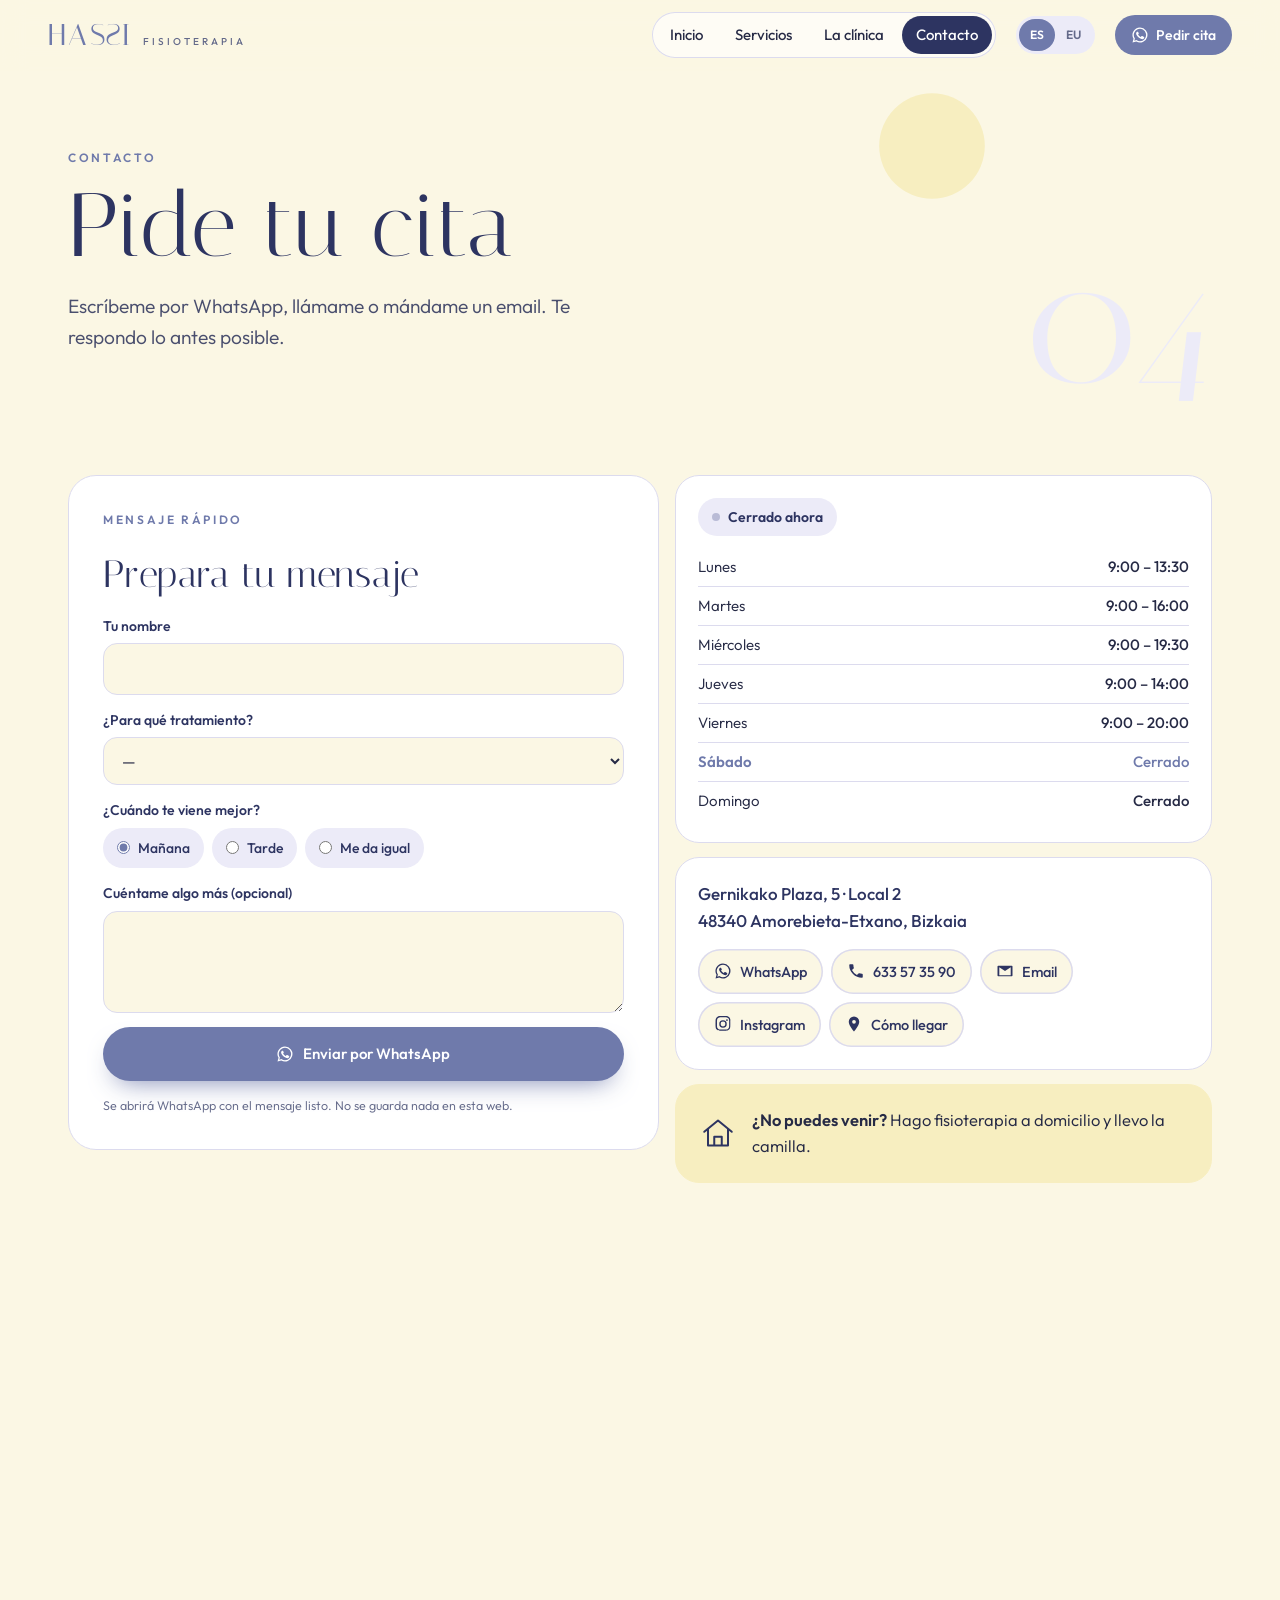
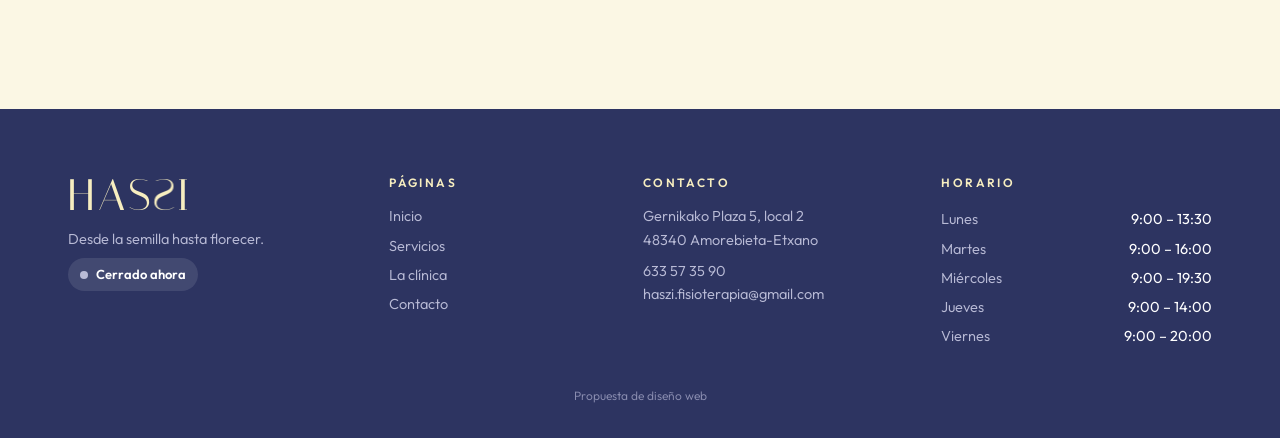
<file: contacto.html>
<!doctype html>
<html lang="es">
<head>
<meta charset="utf-8">
<meta name="viewport" content="width=device-width,initial-scale=1">
<title>Contacto · Haszi Fisioterapia</title>
<meta name="description" content="Pide cita en Haszi Fisioterapia, Gernikako Plaza 5, Amorebieta-Etxano. WhatsApp 633 57 35 90.">
<meta name="theme-color" content="#fbf7e4">
<link rel="preconnect" href="https://fonts.googleapis.com"><link rel="preconnect" href="https://fonts.gstatic.com" crossorigin>
<link href="https://fonts.googleapis.com/css2?family=Italiana&family=Outfit:wght@300..700&display=swap" rel="stylesheet">
<link rel="stylesheet" href="styles.css?v=1793372121">
<script>(function(){var l='es';try{var q=new URLSearchParams(location.search).get('lang');var s=localStorage.getItem('hz-lang');l=q||s||'es';}catch(e){}if(l==='eu')document.documentElement.classList.add('eu');document.documentElement.lang=l;})();</script>
</head>
<body><header class="top">
 <a class="brand" href="index.html?v=1793372121" aria-label="Haszi Fisioterapia">HA<span class="mk" aria-hidden="true"><i>S</i><i>S</i></span>I<small>Fisioterapia</small></a>
 <nav class="nav"><a href="index.html?v=1793372121"><span data-l="es">Inicio</span><span data-l="eu">Hasiera</span></a><a href="servicios.html?v=1793372121"><span data-l="es">Servicios</span><span data-l="eu">Zerbitzuak</span></a><a href="clinica.html?v=1793372121"><span data-l="es">La clínica</span><span data-l="eu">Klinika</span></a><a href="contacto.html?v=1793372121" class=on aria-current=page><span data-l="es">Contacto</span><span data-l="eu">Kontaktua</span></a></nav>
 <div class="lang" role="group" aria-label="Idioma / Hizkuntza"><button data-set="es">ES</button><button data-set="eu">EU</button></div>
 <a class="hcta" href="https://wa.me/34633573590" target="_blank" rel="noopener"><svg viewBox="0 0 24 24"><path d="M12 2a10 10 0 0 0-8.6 15.1L2 22l5-1.3A10 10 0 1 0 12 2zm0 18.2c-1.5 0-3-.4-4.3-1.2l-.3-.2-3 .8.8-2.9-.2-.3A8.2 8.2 0 1 1 12 20.2zm4.5-6.1c-.2-.1-1.5-.7-1.7-.8-.2-.1-.4-.1-.6.1l-.8 1c-.1.2-.3.2-.5.1a6.7 6.7 0 0 1-3.3-2.9c-.3-.4.2-.4.7-1.4.1-.2 0-.3 0-.4l-.8-1.8c-.2-.5-.4-.4-.6-.4h-.5a1 1 0 0 0-.7.3c-.2.3-.9.9-.9 2.2s1 2.6 1.1 2.7c.1.2 1.9 2.9 4.6 4 1.7.7 2.4.8 3.2.7.5-.1 1.5-.6 1.8-1.2.2-.6.2-1.1.1-1.2l-.5-.3z"/></svg><span data-l="es">Pedir cita</span><span data-l="eu">Hitzordua</span></a>
 <button class="burger" aria-label="Menú" aria-expanded="false"><i></i><i></i></button>
</header>
<div class="mmenu" aria-hidden="true"><nav><a href="index.html?v=1793372121"><small>01</small><span data-l="es">Inicio</span><span data-l="eu">Hasiera</span></a><a href="servicios.html?v=1793372121"><small>02</small><span data-l="es">Servicios</span><span data-l="eu">Zerbitzuak</span></a><a href="clinica.html?v=1793372121"><small>03</small><span data-l="es">La clínica</span><span data-l="eu">Klinika</span></a><a href="contacto.html?v=1793372121" class=on><small>04</small><span data-l="es">Contacto</span><span data-l="eu">Kontaktua</span></a></nav><div class="mfoot"><a href="https://wa.me/34633573590" target="_blank" rel="noopener"><svg viewBox="0 0 24 24"><path d="M12 2a10 10 0 0 0-8.6 15.1L2 22l5-1.3A10 10 0 1 0 12 2zm0 18.2c-1.5 0-3-.4-4.3-1.2l-.3-.2-3 .8.8-2.9-.2-.3A8.2 8.2 0 1 1 12 20.2zm4.5-6.1c-.2-.1-1.5-.7-1.7-.8-.2-.1-.4-.1-.6.1l-.8 1c-.1.2-.3.2-.5.1a6.7 6.7 0 0 1-3.3-2.9c-.3-.4.2-.4.7-1.4.1-.2 0-.3 0-.4l-.8-1.8c-.2-.5-.4-.4-.6-.4h-.5a1 1 0 0 0-.7.3c-.2.3-.9.9-.9 2.2s1 2.6 1.1 2.7c.1.2 1.9 2.9 4.6 4 1.7.7 2.4.8 3.2.7.5-.1 1.5-.6 1.8-1.2.2-.6.2-1.1.1-1.2l-.5-.3z"/></svg>WhatsApp</a><a href="tel:+34633573590"><svg viewBox="0 0 24 24"><path d="M6.6 10.8a15.1 15.1 0 0 0 6.6 6.6l2.2-2.2c.3-.3.7-.4 1-.2 1.1.4 2.3.6 3.6.6.6 0 1 .4 1 1V20c0 .6-.4 1-1 1A17 17 0 0 1 3 4c0-.6.4-1 1-1h3.5c.6 0 1 .4 1 1 0 1.3.2 2.5.6 3.6.1.3 0 .7-.2 1l-2.3 2.2z"/></svg>633 57 35 90</a></div></div>
<main class="page"><section class="banner">
 <span class="bnum">04</span>
 <div class="bw"><p class="kick"><span data-l="es">Contacto</span><span data-l="eu">Kontaktua</span></p><h1><span data-l="es">Pide tu cita</span><span data-l="eu">Eskatu hitzordua</span></h1><p class="lead"><span data-l="es">Escríbeme por WhatsApp, llámame o mándame un email. Te respondo lo antes posible.</span><span data-l="eu">Idatzi WhatsApp bidez, deitu edo bidali email bat. Ahalik eta lasterren erantzungo dizut.</span></p></div>
 <svg class="bseed" viewBox="0 0 200 200" aria-hidden="true"><circle cx="100" cy="100" r="96"/></svg>
</section>
<section class="sec cgrid">
 <form class="wform rv" autocomplete="off">
  <p class="kick"><span data-l="es">Mensaje rápido</span><span data-l="eu">Mezu azkarra</span></p>
  <h2><span data-l="es">Prepara tu mensaje</span><span data-l="eu">Prestatu zure mezua</span></h2>
  <label><span data-l="es">Tu nombre</span><span data-l="eu">Zure izena</span><input name="n" maxlength="40"></label>
  <label><span data-l="es">¿Para qué tratamiento?</span><span data-l="eu">Zein tratamendutarako?</span><select name="s"><option value="">—</option><option value="0" data-es="Suelo pélvico" data-eu="Zoru pelbikoa">Suelo pélvico · Zoru pelbikoa</option><option value="1" data-es="Embarazo y posparto" data-eu="Haurdunaldia eta erditze ondoa">Embarazo y posparto · Haurdunaldia eta erditze ondoa</option><option value="2" data-es="Fisioterapia neurológica" data-eu="Fisioterapia neurologikoa">Fisioterapia neurológica · Fisioterapia neurologikoa</option><option value="3" data-es="Drenaje linfático" data-eu="Drenaje linfatikoa">Drenaje linfático · Drenaje linfatikoa</option><option value="4" data-es="Fisioterapia deportiva" data-eu="Kirol fisioterapia">Fisioterapia deportiva · Kirol fisioterapia</option><option value="5" data-es="Fisioterapia manual" data-eu="Esku-fisioterapia">Fisioterapia manual · Esku-fisioterapia</option><option value="6" data-es="Fisioterapia traumatológica" data-eu="Fisioterapia traumatologikoa">Fisioterapia traumatológica · Fisioterapia traumatologikoa</option><option value="7" data-es="Fisioterapia a domicilio" data-eu="Etxez etxeko fisioterapia">Fisioterapia a domicilio · Etxez etxeko fisioterapia</option></select></label>
  <fieldset><legend><span data-l="es">¿Cuándo te viene mejor?</span><span data-l="eu">Noiz datorkizu hobeto?</span></legend>
   <label class="rd"><input type="radio" name="t" value="m" checked><span data-l="es">Mañana</span><span data-l="eu">Goizean</span></label>
   <label class="rd"><input type="radio" name="t" value="a"><span data-l="es">Tarde</span><span data-l="eu">Arratsaldean</span></label>
   <label class="rd"><input type="radio" name="t" value="x"><span data-l="es">Me da igual</span><span data-l="eu">Berdin zait</span></label>
  </fieldset>
  <label><span data-l="es">Cuéntame algo más (opcional)</span><span data-l="eu">Kontatu zerbait gehiago (aukerakoa)</span><textarea name="m" rows="3" maxlength="300"></textarea></label>
  <button class="btn wa" type="submit"><svg viewBox="0 0 24 24"><path d="M12 2a10 10 0 0 0-8.6 15.1L2 22l5-1.3A10 10 0 1 0 12 2zm0 18.2c-1.5 0-3-.4-4.3-1.2l-.3-.2-3 .8.8-2.9-.2-.3A8.2 8.2 0 1 1 12 20.2zm4.5-6.1c-.2-.1-1.5-.7-1.7-.8-.2-.1-.4-.1-.6.1l-.8 1c-.1.2-.3.2-.5.1a6.7 6.7 0 0 1-3.3-2.9c-.3-.4.2-.4.7-1.4.1-.2 0-.3 0-.4l-.8-1.8c-.2-.5-.4-.4-.6-.4h-.5a1 1 0 0 0-.7.3c-.2.3-.9.9-.9 2.2s1 2.6 1.1 2.7c.1.2 1.9 2.9 4.6 4 1.7.7 2.4.8 3.2.7.5-.1 1.5-.6 1.8-1.2.2-.6.2-1.1.1-1.2l-.5-.3z"/></svg><span data-l="es">Enviar por WhatsApp</span><span data-l="eu">WhatsApp bidez bidali</span></button>
  <p class="fnote"><span data-l="es">Se abrirá WhatsApp con el mensaje listo. No se guarda nada en esta web.</span><span data-l="eu">WhatsApp irekiko da, mezua prest duela. Web honetan ez da ezer gordetzen.</span></p>
 </form>
 <div class="cinfo">
  <div class="card rv"><span class="open big" data-open></span>
   <ul class="hours"><li data-d="1"><span><span data-l="es">Lunes</span><span data-l="eu">Astelehena</span></span><b>9:00 – 13:30</b></li><li data-d="2"><span><span data-l="es">Martes</span><span data-l="eu">Asteartea</span></span><b>9:00 – 16:00</b></li><li data-d="3"><span><span data-l="es">Miércoles</span><span data-l="eu">Asteazkena</span></span><b>9:00 – 19:30</b></li><li data-d="4"><span><span data-l="es">Jueves</span><span data-l="eu">Osteguna</span></span><b>9:00 – 14:00</b></li><li data-d="5"><span><span data-l="es">Viernes</span><span data-l="eu">Ostirala</span></span><b>9:00 – 20:00</b></li><li data-d="6"><span><span data-l="es">Sábado</span><span data-l="eu">Larunbata</span></span><b><span data-l="es">Cerrado</span><span data-l="eu">Itxita</span></b></li><li data-d="0"><span><span data-l="es">Domingo</span><span data-l="eu">Igandea</span></span><b><span data-l="es">Cerrado</span><span data-l="eu">Itxita</span></b></li></ul></div>
  <div class="card rv">
   <address>Gernikako Plaza, 5 · <span data-l="es">Local 2</span><span data-l="eu">2. lokala</span><br>48340 Amorebieta-Etxano, Bizkaia</address>
   <div class="links">
    <a class="ln wa" href="https://wa.me/34633573590" target="_blank" rel="noopener"><svg viewBox="0 0 24 24"><path d="M12 2a10 10 0 0 0-8.6 15.1L2 22l5-1.3A10 10 0 1 0 12 2zm0 18.2c-1.5 0-3-.4-4.3-1.2l-.3-.2-3 .8.8-2.9-.2-.3A8.2 8.2 0 1 1 12 20.2zm4.5-6.1c-.2-.1-1.5-.7-1.7-.8-.2-.1-.4-.1-.6.1l-.8 1c-.1.2-.3.2-.5.1a6.7 6.7 0 0 1-3.3-2.9c-.3-.4.2-.4.7-1.4.1-.2 0-.3 0-.4l-.8-1.8c-.2-.5-.4-.4-.6-.4h-.5a1 1 0 0 0-.7.3c-.2.3-.9.9-.9 2.2s1 2.6 1.1 2.7c.1.2 1.9 2.9 4.6 4 1.7.7 2.4.8 3.2.7.5-.1 1.5-.6 1.8-1.2.2-.6.2-1.1.1-1.2l-.5-.3z"/></svg>WhatsApp</a>
    <a class="ln tel" href="tel:+34633573590"><svg viewBox="0 0 24 24"><path d="M6.6 10.8a15.1 15.1 0 0 0 6.6 6.6l2.2-2.2c.3-.3.7-.4 1-.2 1.1.4 2.3.6 3.6.6.6 0 1 .4 1 1V20c0 .6-.4 1-1 1A17 17 0 0 1 3 4c0-.6.4-1 1-1h3.5c.6 0 1 .4 1 1 0 1.3.2 2.5.6 3.6.1.3 0 .7-.2 1l-2.3 2.2z"/></svg>633 57 35 90</a>
    <a class="ln mail" href="mailto:haszi.fisioterapia@gmail.com"><svg viewBox="0 0 24 24"><path d="M3 5h18a1 1 0 0 1 1 1v12a1 1 0 0 1-1 1H3a1 1 0 0 1-1-1V6a1 1 0 0 1 1-1zm9 7.1L4.4 7v10.5h15.2V7L12 12.1z"/></svg>Email</a>
    <a class="ln ig" href="https://www.instagram.com/haszi.fisioterapia/" target="_blank" rel="noopener"><svg viewBox="0 0 24 24"><path d="M12 7a5 5 0 1 0 0 10 5 5 0 0 0 0-10zm0 8.2a3.2 3.2 0 1 1 0-6.4 3.2 3.2 0 0 1 0 6.4zM17.3 5.5a1.2 1.2 0 1 0 0 2.4 1.2 1.2 0 0 0 0-2.4zM21.9 7.2c-.1-1.6-.4-3-1.6-4.2S17.6 1.5 16 1.4C14.3 1.3 9.7 1.3 8 1.4c-1.6.1-3 .4-4.2 1.6S2.2 5.6 2.1 7.2C2 8.9 2 13.5 2.1 15.2c.1 1.6.4 3 1.6 4.2s2.6 1.5 4.2 1.6c1.7.1 6.3.1 8 0 1.6-.1 3-.4 4.2-1.6s1.5-2.6 1.6-4.2c.1-1.7.1-6.3 0-8zm-2.1 9.9a3.3 3.3 0 0 1-1.8 1.8c-1.3.5-4.3.4-5.9.4s-4.6.1-5.9-.4a3.3 3.3 0 0 1-1.8-1.8c-.5-1.3-.4-4.3-.4-5.9s-.1-4.6.4-5.9A3.3 3.3 0 0 1 6.2 3.5c1.3-.5 4.3-.4 5.9-.4s4.6-.1 5.9.4a3.3 3.3 0 0 1 1.8 1.8c.5 1.3.4 4.3.4 5.9s.1 4.6-.4 5.9z"/></svg>Instagram</a>
    <a class="ln map" href="https://www.google.com/maps/place/?q=place_id:ChIJI8guDgI1Tg0RjdFPKfut2PA" target="_blank" rel="noopener"><svg viewBox="0 0 24 24"><path d="M12 2a7 7 0 0 0-7 7c0 5.2 7 13 7 13s7-7.8 7-13a7 7 0 0 0-7-7zm0 9.5A2.5 2.5 0 1 1 12 6.5a2.5 2.5 0 0 1 0 5z"/></svg><span data-l="es">Cómo llegar</span><span data-l="eu">Nola iritsi</span></a>
   </div>
  </div>
  <div class="card home rv"><svg viewBox="0 0 32 32"><path d="M5 15L16 6l11 9M8 13v13h16V13M13 26v-7h6v7"/></svg><p><span data-l="es"><b>¿No puedes venir?</b> Hago fisioterapia a domicilio y llevo la camilla.</span><span data-l="eu"><b>Ezin zara etorri?</b> Etxez etxeko fisioterapia egiten dut eta kamila eramaten dut.</span></p></div>
 </div>
</section>
<section class="sec mapfull rv"><iframe title="Mapa" loading="lazy" src="https://www.google.com/maps?q=Haszi+fisioterapia,+Gernikako+Plaza+5,+Amorebieta&output=embed"></iframe></section>
</main>
<footer class="foot">
 <div class="fw">
  <div class="fbrand"><div class="fb">HA<span class="mk" aria-hidden="true"><i>S</i><i>S</i></span>I</div><p><span data-l="es">Desde la semilla hasta florecer.</span><span data-l="eu">Hazitik hasi eta loratzeraino.</span></p><span class="open" data-open></span></div>
  <div><h4><span data-l="es">Páginas</span><span data-l="eu">Orriak</span></h4><div class="flinks"><a href="index.html?v=1793372121"><span data-l="es">Inicio</span><span data-l="eu">Hasiera</span></a><a href="servicios.html?v=1793372121"><span data-l="es">Servicios</span><span data-l="eu">Zerbitzuak</span></a><a href="clinica.html?v=1793372121"><span data-l="es">La clínica</span><span data-l="eu">Klinika</span></a><a href="contacto.html?v=1793372121"><span data-l="es">Contacto</span><span data-l="eu">Kontaktua</span></a></div></div>
  <div><h4><span data-l="es">Contacto</span><span data-l="eu">Kontaktua</span></h4><p>Gernikako Plaza 5, <span data-l="es">local 2</span><span data-l="eu">2. lokala</span><br>48340 Amorebieta-Etxano</p><p><a href="tel:+34633573590">633 57 35 90</a><br><a href="mailto:haszi.fisioterapia@gmail.com">haszi.fisioterapia@gmail.com</a></p></div>
  <div><h4><span data-l="es">Horario</span><span data-l="eu">Ordutegia</span></h4><ul class="fh"><li><span><span data-l="es">Lunes</span><span data-l="eu">Astelehena</span></span><b>9:00 – 13:30</b></li><li><span><span data-l="es">Martes</span><span data-l="eu">Asteartea</span></span><b>9:00 – 16:00</b></li><li><span><span data-l="es">Miércoles</span><span data-l="eu">Asteazkena</span></span><b>9:00 – 19:30</b></li><li><span><span data-l="es">Jueves</span><span data-l="eu">Osteguna</span></span><b>9:00 – 14:00</b></li><li><span><span data-l="es">Viernes</span><span data-l="eu">Ostirala</span></span><b>9:00 – 20:00</b></li></ul></div>
 </div>
 <p class="prop">Propuesta de diseño web</p>
</footer>
<script>window.HZ_HOURS=[["9:00", "13:30"], ["9:00", "16:00"], ["9:00", "19:30"], ["9:00", "14:00"], ["9:00", "20:00"], [null, null], [null, null]];window.HZ_WA="https://wa.me/34633573590";</script>
<script src="script.js?v=1793372121"></script>
</body>
</html>
</file>
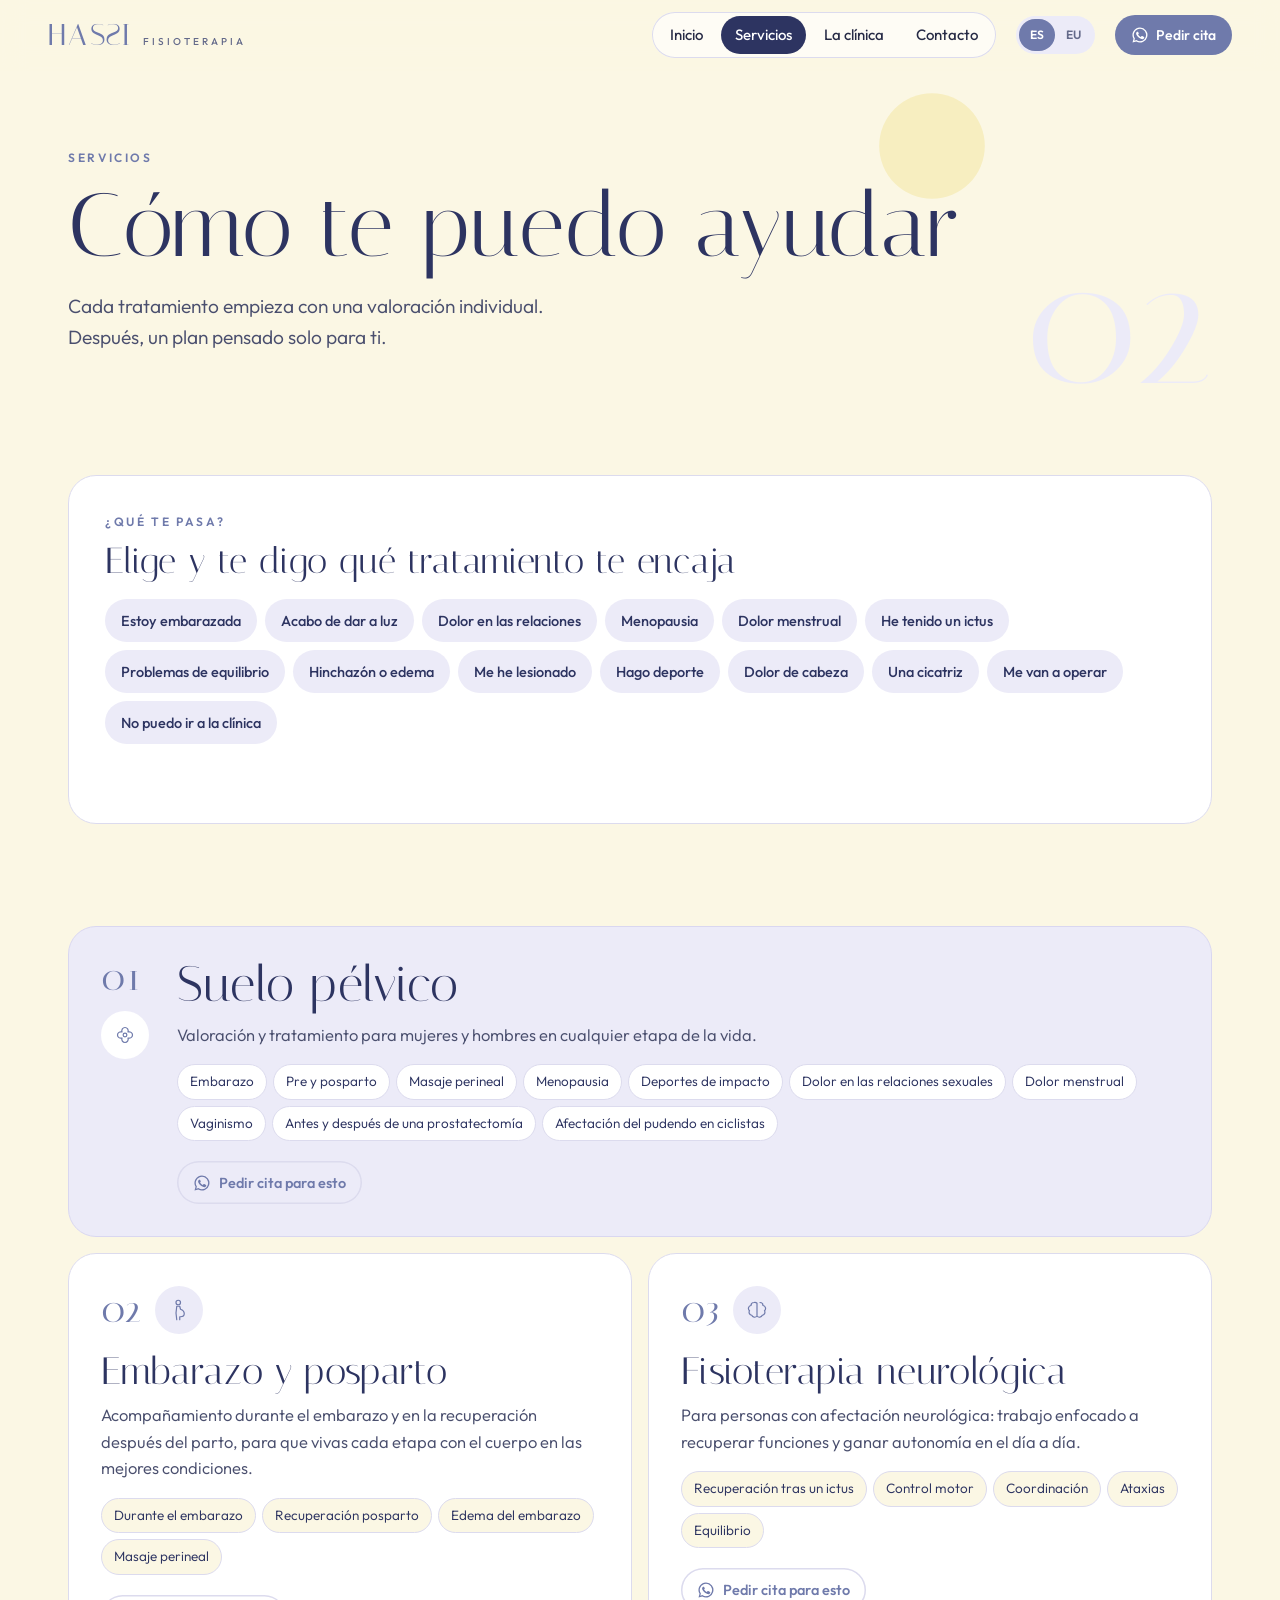
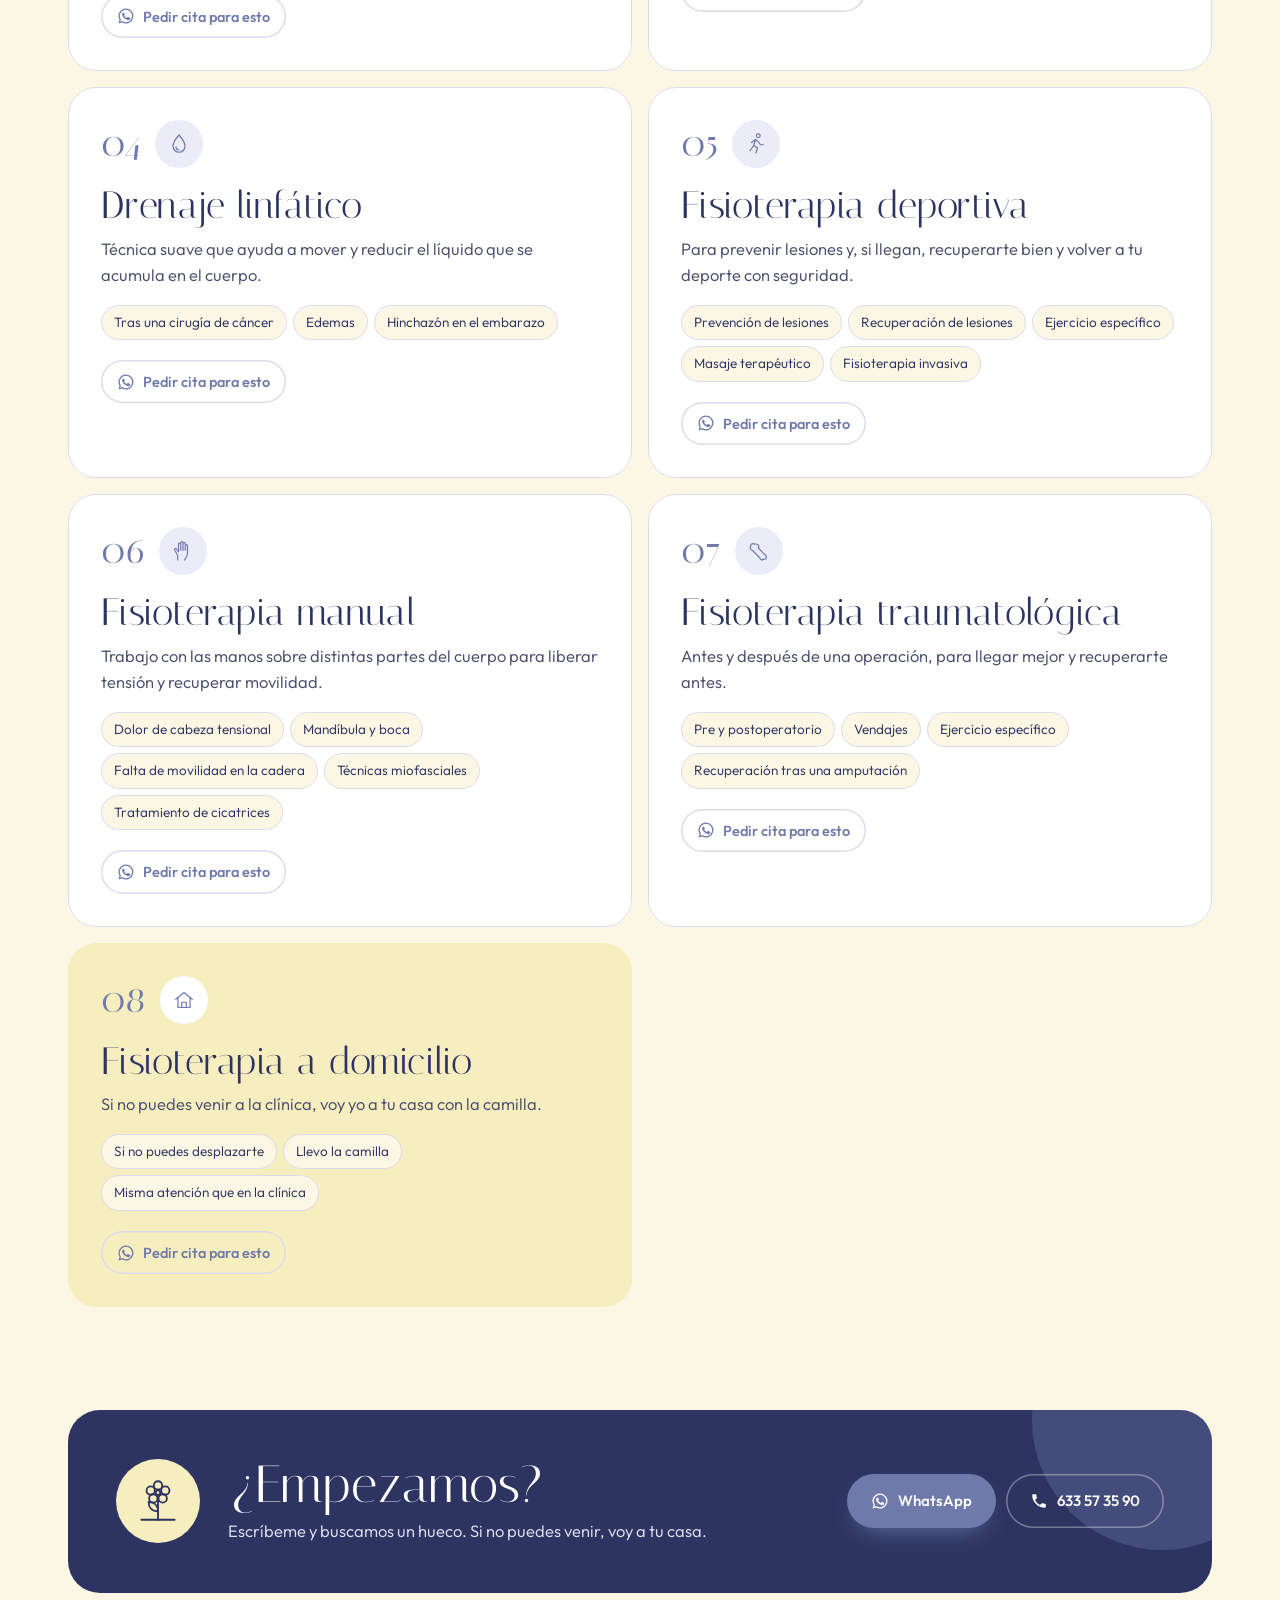
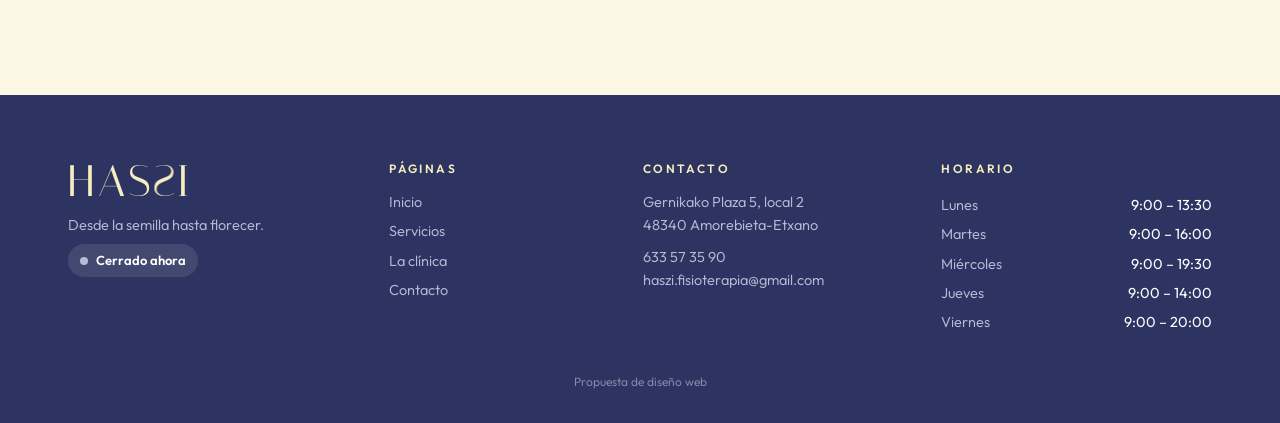
<file: servicios.html>
<!doctype html>
<html lang="es">
<head>
<meta charset="utf-8">
<meta name="viewport" content="width=device-width,initial-scale=1">
<title>Servicios · Haszi Fisioterapia</title>
<meta name="description" content="Suelo pélvico, embarazo y posparto, fisioterapia neurológica, drenaje linfático, deportiva, manual, traumatológica y a domicilio en Amorebieta-Etxano.">
<meta name="theme-color" content="#fbf7e4">
<link rel="preconnect" href="https://fonts.googleapis.com"><link rel="preconnect" href="https://fonts.gstatic.com" crossorigin>
<link href="https://fonts.googleapis.com/css2?family=Italiana&family=Outfit:wght@300..700&display=swap" rel="stylesheet">
<link rel="stylesheet" href="styles.css?v=1793372121">
<script>(function(){var l='es';try{var q=new URLSearchParams(location.search).get('lang');var s=localStorage.getItem('hz-lang');l=q||s||'es';}catch(e){}if(l==='eu')document.documentElement.classList.add('eu');document.documentElement.lang=l;})();</script>
</head>
<body><header class="top">
 <a class="brand" href="index.html?v=1793372121" aria-label="Haszi Fisioterapia">HA<span class="mk" aria-hidden="true"><i>S</i><i>S</i></span>I<small>Fisioterapia</small></a>
 <nav class="nav"><a href="index.html?v=1793372121"><span data-l="es">Inicio</span><span data-l="eu">Hasiera</span></a><a href="servicios.html?v=1793372121" class=on aria-current=page><span data-l="es">Servicios</span><span data-l="eu">Zerbitzuak</span></a><a href="clinica.html?v=1793372121"><span data-l="es">La clínica</span><span data-l="eu">Klinika</span></a><a href="contacto.html?v=1793372121"><span data-l="es">Contacto</span><span data-l="eu">Kontaktua</span></a></nav>
 <div class="lang" role="group" aria-label="Idioma / Hizkuntza"><button data-set="es">ES</button><button data-set="eu">EU</button></div>
 <a class="hcta" href="https://wa.me/34633573590" target="_blank" rel="noopener"><svg viewBox="0 0 24 24"><path d="M12 2a10 10 0 0 0-8.6 15.1L2 22l5-1.3A10 10 0 1 0 12 2zm0 18.2c-1.5 0-3-.4-4.3-1.2l-.3-.2-3 .8.8-2.9-.2-.3A8.2 8.2 0 1 1 12 20.2zm4.5-6.1c-.2-.1-1.5-.7-1.7-.8-.2-.1-.4-.1-.6.1l-.8 1c-.1.2-.3.2-.5.1a6.7 6.7 0 0 1-3.3-2.9c-.3-.4.2-.4.7-1.4.1-.2 0-.3 0-.4l-.8-1.8c-.2-.5-.4-.4-.6-.4h-.5a1 1 0 0 0-.7.3c-.2.3-.9.9-.9 2.2s1 2.6 1.1 2.7c.1.2 1.9 2.9 4.6 4 1.7.7 2.4.8 3.2.7.5-.1 1.5-.6 1.8-1.2.2-.6.2-1.1.1-1.2l-.5-.3z"/></svg><span data-l="es">Pedir cita</span><span data-l="eu">Hitzordua</span></a>
 <button class="burger" aria-label="Menú" aria-expanded="false"><i></i><i></i></button>
</header>
<div class="mmenu" aria-hidden="true"><nav><a href="index.html?v=1793372121"><small>01</small><span data-l="es">Inicio</span><span data-l="eu">Hasiera</span></a><a href="servicios.html?v=1793372121" class=on><small>02</small><span data-l="es">Servicios</span><span data-l="eu">Zerbitzuak</span></a><a href="clinica.html?v=1793372121"><small>03</small><span data-l="es">La clínica</span><span data-l="eu">Klinika</span></a><a href="contacto.html?v=1793372121"><small>04</small><span data-l="es">Contacto</span><span data-l="eu">Kontaktua</span></a></nav><div class="mfoot"><a href="https://wa.me/34633573590" target="_blank" rel="noopener"><svg viewBox="0 0 24 24"><path d="M12 2a10 10 0 0 0-8.6 15.1L2 22l5-1.3A10 10 0 1 0 12 2zm0 18.2c-1.5 0-3-.4-4.3-1.2l-.3-.2-3 .8.8-2.9-.2-.3A8.2 8.2 0 1 1 12 20.2zm4.5-6.1c-.2-.1-1.5-.7-1.7-.8-.2-.1-.4-.1-.6.1l-.8 1c-.1.2-.3.2-.5.1a6.7 6.7 0 0 1-3.3-2.9c-.3-.4.2-.4.7-1.4.1-.2 0-.3 0-.4l-.8-1.8c-.2-.5-.4-.4-.6-.4h-.5a1 1 0 0 0-.7.3c-.2.3-.9.9-.9 2.2s1 2.6 1.1 2.7c.1.2 1.9 2.9 4.6 4 1.7.7 2.4.8 3.2.7.5-.1 1.5-.6 1.8-1.2.2-.6.2-1.1.1-1.2l-.5-.3z"/></svg>WhatsApp</a><a href="tel:+34633573590"><svg viewBox="0 0 24 24"><path d="M6.6 10.8a15.1 15.1 0 0 0 6.6 6.6l2.2-2.2c.3-.3.7-.4 1-.2 1.1.4 2.3.6 3.6.6.6 0 1 .4 1 1V20c0 .6-.4 1-1 1A17 17 0 0 1 3 4c0-.6.4-1 1-1h3.5c.6 0 1 .4 1 1 0 1.3.2 2.5.6 3.6.1.3 0 .7-.2 1l-2.3 2.2z"/></svg>633 57 35 90</a></div></div>
<main class="page"><section class="banner">
 <span class="bnum">02</span>
 <div class="bw"><p class="kick"><span data-l="es">Servicios</span><span data-l="eu">Zerbitzuak</span></p><h1><span data-l="es">Cómo te puedo ayudar</span><span data-l="eu">Nola lagun zaitzaket</span></h1><p class="lead"><span data-l="es">Cada tratamiento empieza con una valoración individual. Después, un plan pensado solo para ti.</span><span data-l="eu">Tratamendu bakoitza balorazio indibidual batekin hasten da. Gero, zuretzat bakarrik pentsatutako plana.</span></p></div>
 <svg class="bseed" viewBox="0 0 200 200" aria-hidden="true"><circle cx="100" cy="100" r="96"/></svg>
</section>
<section class="sec finder rv">
 <div class="fw2">
  <div><p class="kick"><span data-l="es">¿Qué te pasa?</span><span data-l="eu">Zer gertatzen zaizu?</span></p><h2><span data-l="es">Elige y te digo qué tratamiento te encaja</span><span data-l="eu">Aukeratu eta zein tratamendu den zuretzat egokiena esango dizut</span></h2></div>
  <div class="fcs"><button class="fc" data-t="haurdun,zoru"><span data-l="es">Estoy embarazada</span><span data-l="eu">Haurdun nago</span></button><button class="fc" data-t="haurdun,zoru"><span data-l="es">Acabo de dar a luz</span><span data-l="eu">Erditu berri naiz</span></button><button class="fc" data-t="zoru"><span data-l="es">Dolor en las relaciones</span><span data-l="eu">Mina sexu-harremanetan</span></button><button class="fc" data-t="zoru"><span data-l="es">Menopausia</span><span data-l="eu">Menopausia</span></button><button class="fc" data-t="zoru"><span data-l="es">Dolor menstrual</span><span data-l="eu">Hilekoaren mina</span></button><button class="fc" data-t="neuro"><span data-l="es">He tenido un ictus</span><span data-l="eu">Ictusa izan dut</span></button><button class="fc" data-t="neuro"><span data-l="es">Problemas de equilibrio</span><span data-l="eu">Oreka-arazoak</span></button><button class="fc" data-t="drenaje"><span data-l="es">Hinchazón o edema</span><span data-l="eu">Hantura edo edema</span></button><button class="fc" data-t="kirol"><span data-l="es">Me he lesionado</span><span data-l="eu">Lesio bat dut</span></button><button class="fc" data-t="kirol,zoru"><span data-l="es">Hago deporte</span><span data-l="eu">Kirola egiten dut</span></button><button class="fc" data-t="esku"><span data-l="es">Dolor de cabeza</span><span data-l="eu">Buruko mina</span></button><button class="fc" data-t="esku"><span data-l="es">Una cicatriz</span><span data-l="eu">Orbain bat</span></button><button class="fc" data-t="trauma"><span data-l="es">Me van a operar</span><span data-l="eu">Ebakuntza egingo didate</span></button><button class="fc" data-t="etxez"><span data-l="es">No puedo ir a la clínica</span><span data-l="eu">Ezin naiz klinikara etorri</span></button></div>
  <p class="fres" aria-live="polite"></p>
 </div>
</section>
<section class="sec svs"><article class="sv rv sv-big" id="zoru">
 <div class="svh"><span class="svn">01</span><span class="ic"><svg viewBox="0 0 32 32"><path d="M16 6c3 0 5 3 4 6 3-1 6 1 6 4s-3 5-6 4c1 3-1 6-4 6s-5-3-4-6c-3 1-6-1-6-4s3-5 6-4c-1-3 1-6 4-6z"/><circle cx="16" cy="16" r="2.5"/></svg></span></div>
 <div class="svb"><h2><span data-l="es">Suelo pélvico</span><span data-l="eu">Zoru pelbikoa</span></h2><p><span data-l="es">Valoración y tratamiento para mujeres y hombres en cualquier etapa de la vida.</span><span data-l="eu">Balorazioa eta tratamendua emakume zein gizonentzat, bizitzako edozein etapatan.</span></p><ul class="tags"><li><span data-l="es">Embarazo</span><span data-l="eu">Haurdunaldia</span></li><li><span data-l="es">Pre y posparto</span><span data-l="eu">Erditze aurrea eta ondoa</span></li><li><span data-l="es">Masaje perineal</span><span data-l="eu">Masaje perineala</span></li><li><span data-l="es">Menopausia</span><span data-l="eu">Menopausia</span></li><li><span data-l="es">Deportes de impacto</span><span data-l="eu">Inpaktu-kirolak</span></li><li><span data-l="es">Dolor en las relaciones sexuales</span><span data-l="eu">Sexu-harremanetako mina</span></li><li><span data-l="es">Dolor menstrual</span><span data-l="eu">Hilekoaren mina</span></li><li><span data-l="es">Vaginismo</span><span data-l="eu">Baginismoa</span></li><li><span data-l="es">Antes y después de una prostatectomía</span><span data-l="eu">Prostatektomia aurretik eta ondoren</span></li><li><span data-l="es">Afectación del pudendo en ciclistas</span><span data-l="eu">Pudendoaren afektazioa txirrindularietan</span></li></ul>
 <a class="svc-cta" href="https://wa.me/34633573590" data-svc-es="Suelo pélvico" data-svc-eu="Zoru pelbikoa" target="_blank" rel="noopener"><svg viewBox="0 0 24 24"><path d="M12 2a10 10 0 0 0-8.6 15.1L2 22l5-1.3A10 10 0 1 0 12 2zm0 18.2c-1.5 0-3-.4-4.3-1.2l-.3-.2-3 .8.8-2.9-.2-.3A8.2 8.2 0 1 1 12 20.2zm4.5-6.1c-.2-.1-1.5-.7-1.7-.8-.2-.1-.4-.1-.6.1l-.8 1c-.1.2-.3.2-.5.1a6.7 6.7 0 0 1-3.3-2.9c-.3-.4.2-.4.7-1.4.1-.2 0-.3 0-.4l-.8-1.8c-.2-.5-.4-.4-.6-.4h-.5a1 1 0 0 0-.7.3c-.2.3-.9.9-.9 2.2s1 2.6 1.1 2.7c.1.2 1.9 2.9 4.6 4 1.7.7 2.4.8 3.2.7.5-.1 1.5-.6 1.8-1.2.2-.6.2-1.1.1-1.2l-.5-.3z"/></svg><span data-l="es">Pedir cita para esto</span><span data-l="eu">Honetarako hitzordua eskatu</span></a></div>
</article><article class="sv rv" id="haurdun">
 <div class="svh"><span class="svn">02</span><span class="ic"><svg viewBox="0 0 32 32"><circle cx="15" cy="6" r="3"/><path d="M13 11h4l1 4c3 1 5 3 5 6s-2 4-5 4h-1v4M13 11l-1 9 1 9"/></svg></span></div>
 <div class="svb"><h2><span data-l="es">Embarazo y posparto</span><span data-l="eu">Haurdunaldia eta erditze ondoa</span></h2><p><span data-l="es">Acompañamiento durante el embarazo y en la recuperación después del parto, para que vivas cada etapa con el cuerpo en las mejores condiciones.</span><span data-l="eu">Laguntza haurdunaldian eta erditu ondorengo errekuperazioan, etapa bakoitza gorputza ahalik eta egoera onenean bizi dezazun.</span></p><ul class="tags"><li><span data-l="es">Durante el embarazo</span><span data-l="eu">Haurdunaldian</span></li><li><span data-l="es">Recuperación posparto</span><span data-l="eu">Erditze osteko errekuperazioa</span></li><li><span data-l="es">Edema del embarazo</span><span data-l="eu">Haurdunaldiko edema</span></li><li><span data-l="es">Masaje perineal</span><span data-l="eu">Masaje perineala</span></li></ul>
 <a class="svc-cta" href="https://wa.me/34633573590" data-svc-es="Embarazo y posparto" data-svc-eu="Haurdunaldia eta erditze ondoa" target="_blank" rel="noopener"><svg viewBox="0 0 24 24"><path d="M12 2a10 10 0 0 0-8.6 15.1L2 22l5-1.3A10 10 0 1 0 12 2zm0 18.2c-1.5 0-3-.4-4.3-1.2l-.3-.2-3 .8.8-2.9-.2-.3A8.2 8.2 0 1 1 12 20.2zm4.5-6.1c-.2-.1-1.5-.7-1.7-.8-.2-.1-.4-.1-.6.1l-.8 1c-.1.2-.3.2-.5.1a6.7 6.7 0 0 1-3.3-2.9c-.3-.4.2-.4.7-1.4.1-.2 0-.3 0-.4l-.8-1.8c-.2-.5-.4-.4-.6-.4h-.5a1 1 0 0 0-.7.3c-.2.3-.9.9-.9 2.2s1 2.6 1.1 2.7c.1.2 1.9 2.9 4.6 4 1.7.7 2.4.8 3.2.7.5-.1 1.5-.6 1.8-1.2.2-.6.2-1.1.1-1.2l-.5-.3z"/></svg><span data-l="es">Pedir cita para esto</span><span data-l="eu">Honetarako hitzordua eskatu</span></a></div>
</article><article class="sv rv" id="neuro">
 <div class="svh"><span class="svn">03</span><span class="ic"><svg viewBox="0 0 32 32"><path d="M12 6a4 4 0 0 0-4 4 4 4 0 0 0-2 7 4 4 0 0 0 3 6 4 4 0 0 0 7 1V7a4 4 0 0 0-4-1zM20 6a4 4 0 0 1 4 4 4 4 0 0 1 2 7 4 4 0 0 1-3 6 4 4 0 0 1-7 1"/></svg></span></div>
 <div class="svb"><h2><span data-l="es">Fisioterapia neurológica</span><span data-l="eu">Fisioterapia neurologikoa</span></h2><p><span data-l="es">Para personas con afectación neurológica: trabajo enfocado a recuperar funciones y ganar autonomía en el día a día.</span><span data-l="eu">Afektazio neurologikoa duten pertsonentzat: funtzioak berreskuratzera eta egunerokoan autonomia irabaztera bideratutako lana.</span></p><ul class="tags"><li><span data-l="es">Recuperación tras un ictus</span><span data-l="eu">Ictus osteko errekuperazioa</span></li><li><span data-l="es">Control motor</span><span data-l="eu">Kontrol motorra</span></li><li><span data-l="es">Coordinación</span><span data-l="eu">Koordinazioa</span></li><li><span data-l="es">Ataxias</span><span data-l="eu">Ataxiak</span></li><li><span data-l="es">Equilibrio</span><span data-l="eu">Oreka</span></li></ul>
 <a class="svc-cta" href="https://wa.me/34633573590" data-svc-es="Fisioterapia neurológica" data-svc-eu="Fisioterapia neurologikoa" target="_blank" rel="noopener"><svg viewBox="0 0 24 24"><path d="M12 2a10 10 0 0 0-8.6 15.1L2 22l5-1.3A10 10 0 1 0 12 2zm0 18.2c-1.5 0-3-.4-4.3-1.2l-.3-.2-3 .8.8-2.9-.2-.3A8.2 8.2 0 1 1 12 20.2zm4.5-6.1c-.2-.1-1.5-.7-1.7-.8-.2-.1-.4-.1-.6.1l-.8 1c-.1.2-.3.2-.5.1a6.7 6.7 0 0 1-3.3-2.9c-.3-.4.2-.4.7-1.4.1-.2 0-.3 0-.4l-.8-1.8c-.2-.5-.4-.4-.6-.4h-.5a1 1 0 0 0-.7.3c-.2.3-.9.9-.9 2.2s1 2.6 1.1 2.7c.1.2 1.9 2.9 4.6 4 1.7.7 2.4.8 3.2.7.5-.1 1.5-.6 1.8-1.2.2-.6.2-1.1.1-1.2l-.5-.3z"/></svg><span data-l="es">Pedir cita para esto</span><span data-l="eu">Honetarako hitzordua eskatu</span></a></div>
</article><article class="sv rv" id="drenaje">
 <div class="svh"><span class="svn">04</span><span class="ic"><svg viewBox="0 0 32 32"><path d="M16 4s-8 9-8 15a8 8 0 0 0 16 0c0-6-8-15-8-15z"/><path d="M12 20a4 4 0 0 0 4 4"/></svg></span></div>
 <div class="svb"><h2><span data-l="es">Drenaje linfático</span><span data-l="eu">Drenaje linfatikoa</span></h2><p><span data-l="es">Técnica suave que ayuda a mover y reducir el líquido que se acumula en el cuerpo.</span><span data-l="eu">Gorputzean pilatzen den likidoa mugitzen eta murrizten laguntzen duen teknika leuna.</span></p><ul class="tags"><li><span data-l="es">Tras una cirugía de cáncer</span><span data-l="eu">Minbizi-ebakuntza ostean</span></li><li><span data-l="es">Edemas</span><span data-l="eu">Edemak</span></li><li><span data-l="es">Hinchazón en el embarazo</span><span data-l="eu">Haurdunaldiko hantura</span></li></ul>
 <a class="svc-cta" href="https://wa.me/34633573590" data-svc-es="Drenaje linfático" data-svc-eu="Drenaje linfatikoa" target="_blank" rel="noopener"><svg viewBox="0 0 24 24"><path d="M12 2a10 10 0 0 0-8.6 15.1L2 22l5-1.3A10 10 0 1 0 12 2zm0 18.2c-1.5 0-3-.4-4.3-1.2l-.3-.2-3 .8.8-2.9-.2-.3A8.2 8.2 0 1 1 12 20.2zm4.5-6.1c-.2-.1-1.5-.7-1.7-.8-.2-.1-.4-.1-.6.1l-.8 1c-.1.2-.3.2-.5.1a6.7 6.7 0 0 1-3.3-2.9c-.3-.4.2-.4.7-1.4.1-.2 0-.3 0-.4l-.8-1.8c-.2-.5-.4-.4-.6-.4h-.5a1 1 0 0 0-.7.3c-.2.3-.9.9-.9 2.2s1 2.6 1.1 2.7c.1.2 1.9 2.9 4.6 4 1.7.7 2.4.8 3.2.7.5-.1 1.5-.6 1.8-1.2.2-.6.2-1.1.1-1.2l-.5-.3z"/></svg><span data-l="es">Pedir cita para esto</span><span data-l="eu">Honetarako hitzordua eskatu</span></a></div>
</article><article class="sv rv" id="kirol">
 <div class="svh"><span class="svn">05</span><span class="ic"><svg viewBox="0 0 32 32"><circle cx="19" cy="5" r="2.5"/><path d="M10 14l5-4 4 3 3 4h4M15 10l-2 8 5 3-2 7M13 18l-5 7"/></svg></span></div>
 <div class="svb"><h2><span data-l="es">Fisioterapia deportiva</span><span data-l="eu">Kirol fisioterapia</span></h2><p><span data-l="es">Para prevenir lesiones y, si llegan, recuperarte bien y volver a tu deporte con seguridad.</span><span data-l="eu">Lesioak saihesteko eta, iristen badira, ondo sendatzeko eta zure kirolera seguru itzultzeko.</span></p><ul class="tags"><li><span data-l="es">Prevención de lesiones</span><span data-l="eu">Lesioen prebentzioa</span></li><li><span data-l="es">Recuperación de lesiones</span><span data-l="eu">Lesioen errekuperazioa</span></li><li><span data-l="es">Ejercicio específico</span><span data-l="eu">Ariketa espezifikoak</span></li><li><span data-l="es">Masaje terapéutico</span><span data-l="eu">Masaje terapeutikoa</span></li><li><span data-l="es">Fisioterapia invasiva</span><span data-l="eu">Fisioterapia inbasiboa</span></li></ul>
 <a class="svc-cta" href="https://wa.me/34633573590" data-svc-es="Fisioterapia deportiva" data-svc-eu="Kirol fisioterapia" target="_blank" rel="noopener"><svg viewBox="0 0 24 24"><path d="M12 2a10 10 0 0 0-8.6 15.1L2 22l5-1.3A10 10 0 1 0 12 2zm0 18.2c-1.5 0-3-.4-4.3-1.2l-.3-.2-3 .8.8-2.9-.2-.3A8.2 8.2 0 1 1 12 20.2zm4.5-6.1c-.2-.1-1.5-.7-1.7-.8-.2-.1-.4-.1-.6.1l-.8 1c-.1.2-.3.2-.5.1a6.7 6.7 0 0 1-3.3-2.9c-.3-.4.2-.4.7-1.4.1-.2 0-.3 0-.4l-.8-1.8c-.2-.5-.4-.4-.6-.4h-.5a1 1 0 0 0-.7.3c-.2.3-.9.9-.9 2.2s1 2.6 1.1 2.7c.1.2 1.9 2.9 4.6 4 1.7.7 2.4.8 3.2.7.5-.1 1.5-.6 1.8-1.2.2-.6.2-1.1.1-1.2l-.5-.3z"/></svg><span data-l="es">Pedir cita para esto</span><span data-l="eu">Honetarako hitzordua eskatu</span></a></div>
</article><article class="sv rv" id="esku">
 <div class="svh"><span class="svn">06</span><span class="ic"><svg viewBox="0 0 32 32"><path d="M9 28v-6l-4-7c-1-2 1-3 2-2l3 4V7a1.5 1.5 0 0 1 3 0v8M13 15V5a1.5 1.5 0 0 1 3 0v10M16 15V6a1.5 1.5 0 0 1 3 0v9M19 15V9a1.5 1.5 0 0 1 3 0v10c0 4-2 6-4 9"/></svg></span></div>
 <div class="svb"><h2><span data-l="es">Fisioterapia manual</span><span data-l="eu">Esku-fisioterapia</span></h2><p><span data-l="es">Trabajo con las manos sobre distintas partes del cuerpo para liberar tensión y recuperar movilidad.</span><span data-l="eu">Gorputzeko atal ezberdinetan eskuz egindako lana, tentsioa askatu eta mugikortasuna berreskuratzeko.</span></p><ul class="tags"><li><span data-l="es">Dolor de cabeza tensional</span><span data-l="eu">Buruko min tentsionala</span></li><li><span data-l="es">Mandíbula y boca</span><span data-l="eu">Masaila eta ahoa</span></li><li><span data-l="es">Falta de movilidad en la cadera</span><span data-l="eu">Aldakako mugikortasun falta</span></li><li><span data-l="es">Técnicas miofasciales</span><span data-l="eu">Teknika miofaszialak</span></li><li><span data-l="es">Tratamiento de cicatrices</span><span data-l="eu">Orbainen tratamendua</span></li></ul>
 <a class="svc-cta" href="https://wa.me/34633573590" data-svc-es="Fisioterapia manual" data-svc-eu="Esku-fisioterapia" target="_blank" rel="noopener"><svg viewBox="0 0 24 24"><path d="M12 2a10 10 0 0 0-8.6 15.1L2 22l5-1.3A10 10 0 1 0 12 2zm0 18.2c-1.5 0-3-.4-4.3-1.2l-.3-.2-3 .8.8-2.9-.2-.3A8.2 8.2 0 1 1 12 20.2zm4.5-6.1c-.2-.1-1.5-.7-1.7-.8-.2-.1-.4-.1-.6.1l-.8 1c-.1.2-.3.2-.5.1a6.7 6.7 0 0 1-3.3-2.9c-.3-.4.2-.4.7-1.4.1-.2 0-.3 0-.4l-.8-1.8c-.2-.5-.4-.4-.6-.4h-.5a1 1 0 0 0-.7.3c-.2.3-.9.9-.9 2.2s1 2.6 1.1 2.7c.1.2 1.9 2.9 4.6 4 1.7.7 2.4.8 3.2.7.5-.1 1.5-.6 1.8-1.2.2-.6.2-1.1.1-1.2l-.5-.3z"/></svg><span data-l="es">Pedir cita para esto</span><span data-l="eu">Honetarako hitzordua eskatu</span></a></div>
</article><article class="sv rv" id="trauma">
 <div class="svh"><span class="svn">07</span><span class="ic"><svg viewBox="0 0 32 32"><path d="M10 7a3 3 0 0 0-5 3 3 3 0 0 0 2 5l10 10a3 3 0 0 0 5 2 3 3 0 0 0 3-5L15 12a3 3 0 0 0-2-5 3 3 0 0 0-3 0z"/></svg></span></div>
 <div class="svb"><h2><span data-l="es">Fisioterapia traumatológica</span><span data-l="eu">Fisioterapia traumatologikoa</span></h2><p><span data-l="es">Antes y después de una operación, para llegar mejor y recuperarte antes.</span><span data-l="eu">Ebakuntza baten aurretik eta ondoren, hobeto iristeko eta lehenago sendatzeko.</span></p><ul class="tags"><li><span data-l="es">Pre y postoperatorio</span><span data-l="eu">Ebakuntza aurretik eta ondoren</span></li><li><span data-l="es">Vendajes</span><span data-l="eu">Bendajeak</span></li><li><span data-l="es">Ejercicio específico</span><span data-l="eu">Ariketa espezifikoak</span></li><li><span data-l="es">Recuperación tras una amputación</span><span data-l="eu">Anputazio osteko errekuperazioa</span></li></ul>
 <a class="svc-cta" href="https://wa.me/34633573590" data-svc-es="Fisioterapia traumatológica" data-svc-eu="Fisioterapia traumatologikoa" target="_blank" rel="noopener"><svg viewBox="0 0 24 24"><path d="M12 2a10 10 0 0 0-8.6 15.1L2 22l5-1.3A10 10 0 1 0 12 2zm0 18.2c-1.5 0-3-.4-4.3-1.2l-.3-.2-3 .8.8-2.9-.2-.3A8.2 8.2 0 1 1 12 20.2zm4.5-6.1c-.2-.1-1.5-.7-1.7-.8-.2-.1-.4-.1-.6.1l-.8 1c-.1.2-.3.2-.5.1a6.7 6.7 0 0 1-3.3-2.9c-.3-.4.2-.4.7-1.4.1-.2 0-.3 0-.4l-.8-1.8c-.2-.5-.4-.4-.6-.4h-.5a1 1 0 0 0-.7.3c-.2.3-.9.9-.9 2.2s1 2.6 1.1 2.7c.1.2 1.9 2.9 4.6 4 1.7.7 2.4.8 3.2.7.5-.1 1.5-.6 1.8-1.2.2-.6.2-1.1.1-1.2l-.5-.3z"/></svg><span data-l="es">Pedir cita para esto</span><span data-l="eu">Honetarako hitzordua eskatu</span></a></div>
</article><article class="sv rv sv-home" id="etxez">
 <div class="svh"><span class="svn">08</span><span class="ic"><svg viewBox="0 0 32 32"><path d="M5 15L16 6l11 9M8 13v13h16V13M13 26v-7h6v7"/></svg></span></div>
 <div class="svb"><h2><span data-l="es">Fisioterapia a domicilio</span><span data-l="eu">Etxez etxeko fisioterapia</span></h2><p><span data-l="es">Si no puedes venir a la clínica, voy yo a tu casa con la camilla.</span><span data-l="eu">Klinikara etortzerik ez baduzu, ni joaten naiz zure etxera kamila eramanda.</span></p><ul class="tags"><li><span data-l="es">Si no puedes desplazarte</span><span data-l="eu">Etxetik irten ezin baduzu</span></li><li><span data-l="es">Llevo la camilla</span><span data-l="eu">Kamila eramaten dut</span></li><li><span data-l="es">Misma atención que en la clínica</span><span data-l="eu">Klinikako arreta bera</span></li></ul>
 <a class="svc-cta" href="https://wa.me/34633573590" data-svc-es="Fisioterapia a domicilio" data-svc-eu="Etxez etxeko fisioterapia" target="_blank" rel="noopener"><svg viewBox="0 0 24 24"><path d="M12 2a10 10 0 0 0-8.6 15.1L2 22l5-1.3A10 10 0 1 0 12 2zm0 18.2c-1.5 0-3-.4-4.3-1.2l-.3-.2-3 .8.8-2.9-.2-.3A8.2 8.2 0 1 1 12 20.2zm4.5-6.1c-.2-.1-1.5-.7-1.7-.8-.2-.1-.4-.1-.6.1l-.8 1c-.1.2-.3.2-.5.1a6.7 6.7 0 0 1-3.3-2.9c-.3-.4.2-.4.7-1.4.1-.2 0-.3 0-.4l-.8-1.8c-.2-.5-.4-.4-.6-.4h-.5a1 1 0 0 0-.7.3c-.2.3-.9.9-.9 2.2s1 2.6 1.1 2.7c.1.2 1.9 2.9 4.6 4 1.7.7 2.4.8 3.2.7.5-.1 1.5-.6 1.8-1.2.2-.6.2-1.1.1-1.2l-.5-.3z"/></svg><span data-l="es">Pedir cita para esto</span><span data-l="eu">Honetarako hitzordua eskatu</span></a></div>
</article></section>
<section class="ctaband rv">
 <div class="cbw">
  <div class="cbf"><svg viewBox="0 0 48 48"><path d="M24 42V24M24 34c-6 0-9-4-9-9 6 0 9 4 9 9z"/><circle cx="24" cy="9" r="4"/><circle cx="31" cy="14" r="4"/><circle cx="28.5" cy="21.5" r="4"/><circle cx="19.5" cy="21.5" r="4"/><circle cx="17" cy="14" r="4"/><circle cx="24" cy="16" r="2.2"/><path d="M8 42h32"/></svg></div>
  <div><h2><span data-l="es">¿Empezamos?</span><span data-l="eu">Hasiko al gara?</span></h2><p><span data-l="es">Escríbeme y buscamos un hueco. Si no puedes venir, voy a tu casa.</span><span data-l="eu">Idatzi eta tarte bat bilatuko dugu. Etortzerik ez baduzu, zure etxera joango naiz.</span></p></div>
  <div class="cbb"><a class="btn wa" href="https://wa.me/34633573590" target="_blank" rel="noopener"><svg viewBox="0 0 24 24"><path d="M12 2a10 10 0 0 0-8.6 15.1L2 22l5-1.3A10 10 0 1 0 12 2zm0 18.2c-1.5 0-3-.4-4.3-1.2l-.3-.2-3 .8.8-2.9-.2-.3A8.2 8.2 0 1 1 12 20.2zm4.5-6.1c-.2-.1-1.5-.7-1.7-.8-.2-.1-.4-.1-.6.1l-.8 1c-.1.2-.3.2-.5.1a6.7 6.7 0 0 1-3.3-2.9c-.3-.4.2-.4.7-1.4.1-.2 0-.3 0-.4l-.8-1.8c-.2-.5-.4-.4-.6-.4h-.5a1 1 0 0 0-.7.3c-.2.3-.9.9-.9 2.2s1 2.6 1.1 2.7c.1.2 1.9 2.9 4.6 4 1.7.7 2.4.8 3.2.7.5-.1 1.5-.6 1.8-1.2.2-.6.2-1.1.1-1.2l-.5-.3z"/></svg>WhatsApp</a><a class="btn ghost" href="tel:+34633573590"><svg viewBox="0 0 24 24"><path d="M6.6 10.8a15.1 15.1 0 0 0 6.6 6.6l2.2-2.2c.3-.3.7-.4 1-.2 1.1.4 2.3.6 3.6.6.6 0 1 .4 1 1V20c0 .6-.4 1-1 1A17 17 0 0 1 3 4c0-.6.4-1 1-1h3.5c.6 0 1 .4 1 1 0 1.3.2 2.5.6 3.6.1.3 0 .7-.2 1l-2.3 2.2z"/></svg>633 57 35 90</a></div>
 </div>
</section></main>
<footer class="foot">
 <div class="fw">
  <div class="fbrand"><div class="fb">HA<span class="mk" aria-hidden="true"><i>S</i><i>S</i></span>I</div><p><span data-l="es">Desde la semilla hasta florecer.</span><span data-l="eu">Hazitik hasi eta loratzeraino.</span></p><span class="open" data-open></span></div>
  <div><h4><span data-l="es">Páginas</span><span data-l="eu">Orriak</span></h4><div class="flinks"><a href="index.html?v=1793372121"><span data-l="es">Inicio</span><span data-l="eu">Hasiera</span></a><a href="servicios.html?v=1793372121"><span data-l="es">Servicios</span><span data-l="eu">Zerbitzuak</span></a><a href="clinica.html?v=1793372121"><span data-l="es">La clínica</span><span data-l="eu">Klinika</span></a><a href="contacto.html?v=1793372121"><span data-l="es">Contacto</span><span data-l="eu">Kontaktua</span></a></div></div>
  <div><h4><span data-l="es">Contacto</span><span data-l="eu">Kontaktua</span></h4><p>Gernikako Plaza 5, <span data-l="es">local 2</span><span data-l="eu">2. lokala</span><br>48340 Amorebieta-Etxano</p><p><a href="tel:+34633573590">633 57 35 90</a><br><a href="mailto:haszi.fisioterapia@gmail.com">haszi.fisioterapia@gmail.com</a></p></div>
  <div><h4><span data-l="es">Horario</span><span data-l="eu">Ordutegia</span></h4><ul class="fh"><li><span><span data-l="es">Lunes</span><span data-l="eu">Astelehena</span></span><b>9:00 – 13:30</b></li><li><span><span data-l="es">Martes</span><span data-l="eu">Asteartea</span></span><b>9:00 – 16:00</b></li><li><span><span data-l="es">Miércoles</span><span data-l="eu">Asteazkena</span></span><b>9:00 – 19:30</b></li><li><span><span data-l="es">Jueves</span><span data-l="eu">Osteguna</span></span><b>9:00 – 14:00</b></li><li><span><span data-l="es">Viernes</span><span data-l="eu">Ostirala</span></span><b>9:00 – 20:00</b></li></ul></div>
 </div>
 <p class="prop">Propuesta de diseño web</p>
</footer>
<script>window.HZ_HOURS=[["9:00", "13:30"], ["9:00", "16:00"], ["9:00", "19:30"], ["9:00", "14:00"], ["9:00", "20:00"], [null, null], [null, null]];window.HZ_WA="https://wa.me/34633573590";</script>
<script src="script.js?v=1793372121"></script>
</body>
</html>
</file>
<file: styles.css>
:root{--peri:#6f7aab;--peri2:#8c95c4;--lav:#d9d7f0;--lav2:#ecebf8;--cream:#f7eec0;--cream2:#fbf7e4;--navy:#2d3461;--ink:#262a45;--mut:#646a8a;--line:#dcdbee;--r:22px;--ease:cubic-bezier(.2,.7,.2,1)}
*{box-sizing:border-box;margin:0;padding:0}
html{scroll-behavior:smooth;scroll-padding-top:84px}
body{font-family:Outfit,system-ui,sans-serif;background:var(--cream2);color:var(--ink);line-height:1.6;font-size:16.5px;font-weight:350;-webkit-font-smoothing:antialiased;overflow-x:hidden}
html:not(.eu) [data-l=eu],html.eu [data-l=es]{display:none}
img{display:block;max-width:100%}
a{color:inherit;text-decoration:none}
button{font:inherit;color:inherit}
h1,h2,h3{font-weight:400;line-height:1.05;text-wrap:balance}
h1,h2{font-family:Italiana,serif;letter-spacing:.01em;color:var(--navy)}
h2{font-size:clamp(32px,4.4vw,52px)}
h3{font-family:Outfit;font-weight:600;font-size:18px;color:var(--navy)}
b{font-weight:600}
.kick{font-size:12px;font-weight:600;letter-spacing:.22em;text-transform:uppercase;color:var(--peri);margin-bottom:12px}
.lead{font-size:clamp(17px,1.5vw,19.5px);color:#4a4f6e;max-width:40ch}
svg{width:18px;height:18px;fill:currentColor;flex:none}
.mk{display:inline-flex;align-items:center}
.mk i{font-style:normal;display:inline-block}
.mk i:last-child{transform:scaleX(-1);margin-left:-.12em}
.st{color:#e3b23c;letter-spacing:1px}

/* header */
.top{position:sticky;top:0;z-index:40;display:flex;align-items:center;gap:20px;padding:12px clamp(16px,4vw,48px);background:rgba(251,247,228,.86);backdrop-filter:blur(12px);-webkit-backdrop-filter:blur(12px);border-bottom:1px solid transparent;transition:border-color .3s,box-shadow .3s}
.top.sc{border-color:var(--line);box-shadow:0 8px 30px -20px rgba(45,52,97,.4)}
.brand{font-family:Italiana,serif;font-size:30px;letter-spacing:.08em;color:var(--peri);display:flex;align-items:baseline;line-height:1;position:relative;z-index:2}
.brand small{font-family:Outfit;font-size:10px;letter-spacing:.3em;text-transform:uppercase;color:var(--mut);margin-left:10px;font-weight:500}
.nav{display:flex;gap:4px;margin-left:auto;font-size:15px;font-weight:450;background:rgba(255,255,255,.6);padding:4px;border-radius:99px;box-shadow:inset 0 0 0 1px var(--line)}
.nav a{padding:7px 14px;border-radius:99px;transition:background .25s,color .25s}
.nav a:hover{background:var(--lav2)}
.nav a.on{background:var(--navy);color:#fff}
.lang{display:flex;background:var(--lav2);border-radius:99px;padding:3px;position:relative;z-index:2}
.lang button{border:0;background:none;font-weight:600;font-size:12px;padding:6px 11px;border-radius:99px;cursor:pointer;color:var(--mut);transition:background .25s,color .25s}
html:not(.eu) .lang [data-set=es],html.eu .lang [data-set=eu]{background:var(--peri);color:#fff}
.hcta{display:inline-flex;align-items:center;gap:7px;padding:9px 16px;border-radius:99px;background:var(--peri);color:#fff;font-weight:550;font-size:14px;transition:background .25s}
.hcta:hover{background:#25D366}
.burger{display:none;width:44px;height:44px;border:0;border-radius:50%;background:var(--navy);cursor:pointer;position:relative;z-index:2;flex:none}
.burger i{position:absolute;left:13px;right:13px;height:1.5px;background:#fff;transition:transform .35s var(--ease),top .35s var(--ease)}
.burger i:first-child{top:18px}.burger i:last-child{top:25px}
.menu-open .burger i:first-child{top:21.5px;transform:rotate(45deg)}
.menu-open .burger i:last-child{top:21.5px;transform:rotate(-45deg)}
.mmenu{position:fixed;inset:0;z-index:35;background:var(--peri);color:#fff;display:flex;flex-direction:column;justify-content:center;padding:90px 28px 40px;clip-path:circle(0 at calc(100% - 38px) 34px);transition:clip-path .6s var(--ease);visibility:hidden}
.menu-open .mmenu{clip-path:circle(150% at calc(100% - 38px) 34px);visibility:visible}
.mmenu nav{display:flex;flex-direction:column;gap:6px}
.mmenu nav a{font-family:Italiana,serif;font-size:44px;line-height:1.15;display:flex;align-items:baseline;gap:14px;opacity:0;transform:translateY(14px);transition:opacity .4s,transform .4s}
.mmenu nav a small{font-family:Outfit;font-size:12px;letter-spacing:.2em;color:var(--cream)}
.mmenu nav a.on{color:var(--cream)}
.menu-open .mmenu nav a{opacity:1;transform:none}
.menu-open .mmenu nav a:nth-child(2){transition-delay:.06s}.menu-open .mmenu nav a:nth-child(3){transition-delay:.12s}.menu-open .mmenu nav a:nth-child(4){transition-delay:.18s}.menu-open .mmenu nav a:nth-child(5){transition-delay:.24s}
.mfoot{display:flex;gap:10px;margin-top:40px;flex-wrap:wrap}
.mfoot a{display:inline-flex;align-items:center;gap:8px;padding:12px 18px;border-radius:99px;background:rgba(255,255,255,.16);font-weight:500}
.menu-open{overflow:hidden}
.menu-open .top{background:transparent;backdrop-filter:none;border-color:transparent;box-shadow:none}
.menu-open .brand{color:#fff}
.menu-open .brand small{color:var(--cream)}

/* page transition */
.page{animation:pin .7s var(--ease) both}
@keyframes pin{from{opacity:0;transform:translateY(10px)}to{opacity:1;transform:none}}
body.leaving .page{opacity:0;transform:translateY(-8px);transition:opacity .25s,transform .25s}

/* buttons */
.cta{display:flex;flex-wrap:wrap;gap:10px}
.btn{display:inline-flex;align-items:center;justify-content:center;gap:9px;padding:15px 24px;border-radius:99px;font-weight:550;font-size:15px;border:0;cursor:pointer;transition:background .3s,color .3s,box-shadow .3s,transform .15s}
.btn:active{transform:scale(.97)}
.btn.wa{background:var(--peri);color:#fff;box-shadow:0 12px 26px -12px rgba(111,122,171,.9)}
.btn.wa:hover{background:#25D366;box-shadow:0 12px 26px -12px rgba(37,211,102,.9)}
.btn.ghost{background:#fff;color:var(--navy);box-shadow:inset 0 0 0 1.5px var(--line)}
.btn.ghost:hover{background:var(--navy);color:#fff;box-shadow:none}
.btn.ghost svg{transition:transform .3s}
.btn.ghost:hover svg{transform:translateX(3px)}
.more{display:inline-flex;align-items:center;gap:8px;font-weight:550;color:var(--peri);border-bottom:1.5px solid currentColor;padding-bottom:2px;transition:gap .3s,color .3s}
.more:hover{gap:12px;color:var(--navy)}

/* hero */
.hero{display:grid;grid-template-columns:1.05fr 1fr;gap:clamp(24px,5vw,72px);align-items:center;max-width:1240px;margin:0 auto;padding:clamp(30px,5vw,70px) clamp(16px,4vw,48px) clamp(40px,5vw,70px)}
.hero>*{min-width:0}
.hero h1{font-size:clamp(48px,7.2vw,100px);margin-bottom:22px}
.hero h1 em,.banner h1 em{font-style:normal;color:var(--peri);position:relative;white-space:nowrap}
.hero h1 em::after{content:"";position:absolute;left:0;right:0;bottom:.06em;height:.16em;background:var(--cream);z-index:-1;border-radius:99px;transform-origin:left;animation:ul 1.1s .9s var(--ease) both}
@keyframes ul{from{transform:scaleX(0)}to{transform:scaleX(1)}}
.hero .lead{margin-bottom:28px}
.in1,.in2,.in3,.in4,.in5{animation:pin .9s var(--ease) both}
.in2{animation-delay:.08s}.in3{animation-delay:.16s}.in4{animation-delay:.24s}.in5{animation-delay:.32s}
.rating{display:inline-flex;align-items:center;gap:8px;margin-top:26px;font-size:14px;color:var(--mut)}
.rating b{font-family:Italiana;font-size:28px;color:var(--navy);font-weight:400}
.hr{position:relative;padding:0 6% 6% 0}
.blob{border-radius:58% 42% 48% 52%/52% 46% 54% 48%;overflow:hidden;aspect-ratio:1/1.05;background:var(--lav);box-shadow:0 40px 70px -35px rgba(45,52,97,.55);animation:morph 14s ease-in-out infinite alternate,pin 1s .1s var(--ease) both}
@keyframes morph{0%{border-radius:58% 42% 48% 52%/52% 46% 54% 48%}50%{border-radius:46% 54% 56% 44%/44% 56% 44% 56%}100%{border-radius:52% 48% 40% 60%/58% 40% 60% 42%}}
.blob img{width:100%;height:100%;object-fit:cover}
.fl{position:absolute;right:-2%;bottom:-4%;width:34%;max-width:190px;background:var(--cream);border-radius:50%;aspect-ratio:1;display:grid;place-items:center;box-shadow:0 20px 40px -20px rgba(45,52,97,.5)}
.flower{width:72%;height:auto;overflow:visible}
.flower .stem{fill:none;stroke:var(--navy);stroke-width:3;stroke-linecap:round;stroke-dasharray:140;stroke-dashoffset:140;animation:draw 1.2s .5s var(--ease) forwards}
.flower .leaf{fill:var(--peri2);transform-box:fill-box;transform:scale(0);animation:pop .7s var(--ease) forwards}
.flower .l1{transform-origin:100% 100%;animation-delay:1.2s}.flower .l2{transform-origin:0 100%;animation-delay:1.4s}
.flower .pt{fill:var(--peri);opacity:.9;transform-box:view-box}
.flower .petals{transform-origin:0 0}
.flower .petals .pt{opacity:0;animation:fade .5s ease forwards}
.flower .petals .pt:nth-child(1){animation-delay:1.6s}.flower .petals .pt:nth-child(2){animation-delay:1.7s}.flower .petals .pt:nth-child(3){animation-delay:1.8s}.flower .petals .pt:nth-child(4){animation-delay:1.9s}.flower .petals .pt:nth-child(5){animation-delay:2s}.flower .petals .pt:nth-child(6){animation-delay:2.1s}
.flower .core{fill:var(--cream);stroke:var(--navy);stroke-width:2;opacity:0;animation:fade .5s 2.2s forwards}
.flower .petals{animation:spin 40s 2.4s linear infinite}
@keyframes draw{to{stroke-dashoffset:0}}
@keyframes pop{to{transform:scale(1)}}
@keyframes fade{to{opacity:.92}}
@keyframes spin{from{transform:translate(100px,100px) rotate(0)}to{transform:translate(100px,100px) rotate(360deg)}}
.chip{position:absolute;background:#fff;color:var(--navy);font-size:13px;font-weight:550;padding:8px 14px;border-radius:99px;box-shadow:0 12px 30px -14px rgba(45,52,97,.55);animation:float 6s ease-in-out infinite,pin .9s var(--ease) both;white-space:nowrap}
.c1{left:-6%;top:12%;animation-delay:0s,.6s}
.c2{right:-2%;top:6%;animation-delay:-2s,.8s;background:var(--cream)}
.c3{left:2%;bottom:14%;animation-delay:-4s,1s;background:var(--navy);color:#fff}
@keyframes float{0%,100%{translate:0 0}50%{translate:0 -8px}}

/* marquee */
.marq{background:var(--navy);color:#e8e8f6;overflow:hidden;padding:16px 0;white-space:nowrap}
.mq{display:inline-flex;gap:26px;align-items:center;animation:mq 40s linear infinite;font-family:Italiana,serif;font-size:26px}
.mq i{font-style:normal;color:var(--cream);font-size:18px}
@keyframes mq{to{transform:translateX(-50%)}}

/* name */
.name{background:var(--peri);color:#fff;overflow:hidden}
.nw{max-width:1140px;margin:0 auto;padding:clamp(48px,6vw,80px) clamp(16px,4vw,48px);display:grid;grid-template-columns:auto 1fr;gap:clamp(24px,5vw,64px);align-items:center}
.eq{display:flex;align-items:baseline;gap:14px;font-family:Italiana,serif;flex-wrap:wrap}
.eq .w1,.eq .w2{font-size:clamp(34px,4vw,50px);color:#fff}
.eq .pl{font-size:30px;color:var(--cream)}
.eq .w3{font-size:clamp(56px,7vw,92px);color:var(--cream);letter-spacing:.06em;display:inline-flex}
.name .kick{color:var(--cream)}
.nt p:not(.kick){font-size:clamp(17px,1.6vw,20px);font-weight:300;max-width:56ch}
.nt b{color:var(--cream)}

/* sections */
.sec{max-width:1240px;margin:0 auto;padding:clamp(64px,8vw,104px) clamp(16px,4vw,48px) 0}
.head{margin-bottom:34px}
.head.split{display:flex;justify-content:space-between;align-items:flex-end;gap:20px;flex-wrap:wrap}

.feat{display:grid;grid-template-columns:1fr 1.05fr;gap:clamp(28px,5vw,72px);align-items:center}
.fimg{position:relative;border-radius:200px 200px var(--r) var(--r);overflow:hidden;aspect-ratio:4/4.6;background:var(--lav)}
.fimg img{width:100%;height:100%;object-fit:cover;transition:transform 1.2s var(--ease)}
.fimg:hover img{transform:scale(1.05)}
.fbadge{position:absolute;left:18px;bottom:18px;background:var(--cream);color:var(--navy);font-weight:600;font-size:13px;padding:8px 14px;border-radius:99px}
.ftx h2{margin-bottom:18px}
.ftx p:not(.kick){color:#4a4f6e;margin-bottom:24px;max-width:48ch;font-size:17px}

.tzs{display:grid;grid-template-columns:repeat(4,1fr);gap:12px}
.tz{display:flex;align-items:center;gap:14px;background:#fff;border-radius:var(--r);padding:18px;border:1px solid var(--line);transition:transform .35s var(--ease),box-shadow .35s,background .35s;position:relative}
.tz b{font-weight:550;color:var(--navy);flex:1;line-height:1.25}
.tz>svg{color:var(--peri);opacity:0;transform:translateX(-6px);transition:opacity .3s,transform .3s}
.tz:hover{transform:translateY(-4px);box-shadow:0 20px 40px -24px rgba(45,52,97,.55);background:var(--lav2)}
.tz:hover>svg{opacity:1;transform:none}
.ic{display:inline-grid;place-items:center;width:48px;height:48px;border-radius:50%;background:var(--lav2);color:var(--peri);flex:none;transition:background .3s,color .3s}
.tz:hover .ic{background:var(--peri);color:#fff}
.ic svg{width:24px;height:24px;fill:none;stroke:currentColor;stroke-width:1.6;stroke-linecap:round;stroke-linejoin:round}

.grow{list-style:none;display:grid;grid-template-columns:repeat(4,1fr);gap:16px;position:relative}
.grow::before{content:"";position:absolute;left:4%;right:20%;top:44px;height:1.5px;background:linear-gradient(90deg,var(--lav),var(--peri))}
.grow li{position:relative;padding-top:0}
.sg{width:88px;height:88px;border-radius:50%;background:#fff;border:1.5px solid var(--line);display:grid;place-items:center;margin-bottom:18px;position:relative;color:var(--peri);transition:background .4s,color .4s,transform .4s var(--ease)}
.grow li:last-child .sg{background:var(--peri);color:#fff;border-color:var(--peri)}
.grow li:hover .sg{transform:scale(1.06)}
.sg svg{width:46px;height:46px;fill:none;stroke:currentColor;stroke-width:1.8;stroke-linecap:round;stroke-linejoin:round}
.grow b{font-family:Italiana;font-weight:400;font-size:15px;color:var(--peri);letter-spacing:.1em}
.grow h3{margin:4px 0 6px;font-size:19px}
.grow p{font-size:15px;color:#555b7c}

.r3{display:grid;grid-template-columns:repeat(3,1fr);gap:14px}
.rev{background:#fff;border:1px solid var(--line);border-radius:var(--r);padding:24px;position:relative}
.rev::before{content:"“";position:absolute;right:18px;top:-6px;font-family:Italiana;font-size:90px;color:var(--lav);line-height:1}
.rev blockquote{font-size:15.5px;margin:10px 0 12px;color:#3b4060;position:relative}
.rev figcaption{font-size:12px;color:var(--mut);font-weight:600;letter-spacing:.1em;text-transform:uppercase}

.ctaband{margin:clamp(64px,8vw,104px) clamp(16px,4vw,48px) 0}
.cbw{max-width:1144px;margin:0 auto;background:var(--navy);color:#dfe0f2;border-radius:32px;padding:clamp(28px,4vw,48px);display:grid;grid-template-columns:auto 1fr auto;gap:28px;align-items:center;position:relative;overflow:hidden}
.cbw::after{content:"";position:absolute;width:260px;height:260px;border-radius:50%;background:var(--peri);opacity:.35;right:-80px;top:-120px}
.cbf{width:84px;height:84px;border-radius:50%;background:var(--cream);color:var(--navy);display:grid;place-items:center}
.cbf svg{width:50px;height:50px;fill:none;stroke:currentColor;stroke-width:1.8;stroke-linecap:round;stroke-linejoin:round}
.cbw h2{color:#fff;margin-bottom:6px}
.cbb{display:flex;gap:10px;flex-wrap:wrap;position:relative;z-index:1}
.cbw .btn.ghost{background:transparent;color:#fff;box-shadow:inset 0 0 0 1.5px rgba(255,255,255,.35)}
.cbw .btn.ghost:hover{background:#fff;color:var(--navy)}

/* banner (inner pages) */
.banner{position:relative;max-width:1240px;margin:0 auto;padding:clamp(40px,6vw,90px) clamp(16px,4vw,48px) clamp(10px,2vw,20px);overflow:visible}
.banner h1{font-size:clamp(46px,7vw,96px);margin-bottom:18px;animation:pin .9s .05s var(--ease) both}
.banner .kick{animation:pin .9s var(--ease) both}
.banner .lead{animation:pin .9s .15s var(--ease) both}
.bnum{position:absolute;right:clamp(16px,4vw,48px);bottom:-40px;font-family:Italiana;font-size:clamp(90px,14vw,200px);line-height:1;color:var(--lav2);z-index:-1}
.bseed{position:absolute;width:110px;height:110px;right:22%;top:20px;fill:var(--cream);z-index:-1;animation:float 7s ease-in-out infinite}

/* finder */
.finder .fw2{background:#fff;border:1px solid var(--line);border-radius:28px;padding:clamp(22px,3vw,36px)}
.finder h2{font-size:clamp(26px,3vw,36px);margin-bottom:18px}
.fcs{display:flex;flex-wrap:wrap;gap:8px}
.fc{border:0;background:var(--lav2);color:var(--navy);padding:10px 16px;border-radius:99px;font-size:14.5px;font-weight:500;cursor:pointer;transition:background .25s,color .25s,transform .15s}
.fc:hover{background:var(--lav)}
.fc:active{transform:scale(.96)}
.fc.on{background:var(--peri);color:#fff}
.fres{margin-top:16px;color:var(--peri);font-weight:550;min-height:1.6em}
.fres a{border-bottom:1.5px solid currentColor;margin-left:4px}

.svs{display:grid;grid-template-columns:repeat(2,1fr);gap:16px}
.sv{background:#fff;border:1px solid var(--line);border-radius:28px;padding:clamp(22px,3vw,32px);display:flex;flex-direction:column;gap:18px;transition:box-shadow .4s,transform .4s var(--ease),border-color .4s,background .4s}
.sv-big{grid-column:span 2;background:var(--lav2);border-color:var(--lav);display:grid;grid-template-columns:auto 1fr;gap:28px}
.sv-home{background:var(--cream);border-color:var(--cream)}
.sv.hit{border-color:var(--peri);box-shadow:0 0 0 4px rgba(111,122,171,.18),0 30px 60px -30px rgba(45,52,97,.5);transform:translateY(-4px)}
.svh{display:flex;align-items:center;gap:14px}
.sv-big .svh{flex-direction:column;align-items:flex-start}
.svn{font-family:Italiana;font-size:38px;color:var(--peri);line-height:1}
.sv .ic{background:var(--lav2)}
.sv-big .ic,.sv-home .ic{background:#fff}
.sv h2{font-size:clamp(28px,3vw,38px);margin-bottom:10px}
.sv-big h2{font-size:clamp(34px,4vw,50px)}
.sv p{color:#4a4f6e}
.tags{list-style:none;display:flex;flex-wrap:wrap;gap:6px;margin:16px 0 20px}
.tags li{font-size:13.5px;padding:6px 12px;border-radius:99px;background:var(--cream2);border:1px solid var(--line);color:var(--navy)}
.sv-big .tags li{background:#fff}
.svc-cta{display:inline-flex;align-items:center;gap:8px;font-weight:550;font-size:14.5px;color:var(--peri);padding:10px 16px;border-radius:99px;box-shadow:inset 0 0 0 1.5px var(--line);transition:background .25s,color .25s,box-shadow .25s}
.svc-cta:hover{background:#25D366;color:#fff;box-shadow:none}

/* clinic */
.story{display:grid;grid-template-columns:1.1fr 1fr;gap:clamp(24px,5vw,64px);align-items:center}
.stq{background:var(--peri);color:#fff;border-radius:32px;padding:clamp(28px,4vw,48px);position:relative}
.qm{font-family:Italiana;font-size:140px;line-height:.6;color:var(--cream);display:block;height:50px}
.stq p{font-family:Italiana;font-size:clamp(24px,2.6vw,32px);line-height:1.3}
.sig{margin-top:24px;display:flex;flex-direction:column}
.sig b{font-size:16px}.sig span{font-size:13px;color:var(--cream)}
.stx h2{margin-bottom:16px}
.stx p:not(.kick){color:#4a4f6e;margin-bottom:22px}
.facts{list-style:none;display:grid;grid-template-columns:repeat(3,1fr);gap:10px}
.facts li{background:#fff;border:1px solid var(--line);border-radius:18px;padding:14px;font-size:13.5px;color:var(--mut);line-height:1.35}
.facts b{display:block;font-family:Italiana;font-weight:400;font-size:36px;color:var(--navy);line-height:1;margin-bottom:4px}
.gal{display:grid;grid-template-columns:1.3fr 1fr 1fr;grid-template-rows:260px 260px;gap:14px}
.gi{border:0;padding:0;border-radius:var(--r);overflow:hidden;position:relative;cursor:zoom-in;background:var(--lav2)}
.gi img{width:100%;height:100%;object-fit:cover;transition:transform 1s var(--ease)}
.gi:hover img{transform:scale(1.06)}
.gi .gl{font-style:normal;white-space:nowrap;position:absolute;left:12px;bottom:12px;background:rgba(255,255,255,.92);color:var(--navy);font-size:12.5px;font-weight:600;padding:5px 11px;border-radius:99px}
.gi0{grid-row:span 2}
.gi3{grid-column:2/4}
.lb{position:fixed;inset:0;z-index:60;background:rgba(38,42,69,.88);display:grid;place-items:center;padding:20px;opacity:0;visibility:hidden;transition:opacity .3s}
.lb.on{opacity:1;visibility:visible}
.lb img{max-width:min(92vw,1100px);max-height:86vh;border-radius:16px;box-shadow:0 30px 80px rgba(0,0,0,.4)}
.lbx{position:absolute;top:16px;right:16px;width:46px;height:46px;border-radius:50%;border:0;background:#fff;color:var(--navy);font-size:26px;cursor:pointer}
.where{display:grid;grid-template-columns:1fr 1.3fr;gap:clamp(24px,4vw,56px);align-items:center}
.where h2{margin-bottom:14px}.where p:not(.kick){color:#4a4f6e;margin-bottom:20px}
.wmap{border-radius:28px;overflow:hidden;min-height:360px;background:var(--lav2)}
.wmap iframe,.mapfull iframe{width:100%;height:100%;min-height:360px;border:0;display:block;filter:saturate(.75)}

/* reviews page */
.score{display:flex;align-items:center;gap:28px;background:#fff;border:1px solid var(--line);border-radius:28px;padding:clamp(22px,3vw,34px);margin-bottom:18px;flex-wrap:wrap}
.big5{font-family:Italiana;font-size:clamp(80px,10vw,130px);line-height:.9;color:var(--navy)}
.st.xl{font-size:26px}
.score p{color:var(--mut);margin:4px 0 12px}
.rgrid{columns:3;column-gap:14px}
.rgrid .rev{break-inside:avoid;margin-bottom:14px}
.rgrid .rev:nth-child(4n+1){background:var(--lav2)}
.words{display:flex;flex-wrap:wrap;gap:10px;justify-content:center;margin-top:30px}
.words span{font-family:Italiana;font-size:clamp(26px,3.4vw,44px);color:var(--peri);padding:0 10px}
.words span:nth-child(even){color:var(--navy)}

/* contact */
.cgrid{display:grid;grid-template-columns:1.1fr 1fr;gap:16px;align-items:start}
.wform{background:#fff;border:1px solid var(--line);border-radius:28px;padding:clamp(22px,3vw,34px);display:flex;flex-direction:column;gap:14px}
.wform h2{font-size:clamp(28px,3vw,38px);margin-bottom:6px}
.wform label{display:flex;flex-direction:column;gap:6px;font-size:14px;font-weight:550;color:var(--navy)}
.wform input,.wform select,.wform textarea{font:inherit;font-weight:400;font-size:16px;border:1.5px solid var(--line);border-radius:14px;padding:12px 14px;background:var(--cream2);color:var(--ink);transition:border-color .25s,background .25s;width:100%}
.wform input:focus,.wform select:focus,.wform textarea:focus{outline:none;border-color:var(--peri);background:#fff}
.wform fieldset{border:0;display:flex;gap:8px;flex-wrap:wrap}
.wform legend{font-size:14px;font-weight:550;color:var(--navy);margin-bottom:6px;width:100%}
.rd{flex-direction:row!important;align-items:center;gap:8px!important;background:var(--lav2);padding:9px 14px;border-radius:99px;cursor:pointer;font-weight:500!important}
.rd input{width:auto;accent-color:var(--peri)}
.fnote{font-size:12.5px;color:var(--mut)}
.cinfo{display:flex;flex-direction:column;gap:14px}
.card{background:#fff;border:1px solid var(--line);border-radius:24px;padding:22px}
.card.home{background:var(--cream);border-color:var(--cream);display:flex;gap:14px;align-items:center}
.card.home svg{width:40px;height:40px;fill:none;stroke:var(--navy);stroke-width:1.6;stroke-linecap:round;stroke-linejoin:round}
address{font-style:normal;font-weight:500;font-size:17px;margin-bottom:14px;color:var(--navy)}
.hours{list-style:none;margin-top:12px}
.hours li{display:flex;justify-content:space-between;padding:7px 0;border-bottom:1px solid var(--line);font-size:15px}
.hours li:last-child{border:0}
.hours li.today{color:var(--peri);font-weight:600}
.hours b{font-weight:500}
.open{display:inline-flex;align-items:center;gap:8px;font-size:13px;font-weight:600;padding:6px 12px;border-radius:99px;background:var(--lav2);color:var(--navy)}
.open::before{content:"";width:8px;height:8px;border-radius:50%;background:#b9bbd6}
.open.is-open::before{background:#2fbf71;box-shadow:0 0 0 4px rgba(47,191,113,.2);animation:pulse 2s infinite}
@keyframes pulse{50%{box-shadow:0 0 0 7px rgba(47,191,113,0)}}
.open.big{font-size:14px;padding:8px 14px}
.links{display:flex;flex-wrap:wrap;gap:8px}
.ln{display:inline-flex;align-items:center;gap:8px;padding:11px 16px;border-radius:99px;background:var(--cream2);box-shadow:inset 0 0 0 1.5px var(--line);font-weight:500;font-size:14.5px;color:var(--navy);transition:background .25s,color .25s,box-shadow .25s}
.ln:hover{box-shadow:none;color:#fff}
.ln.wa:hover{background:#25D366}.ln.tel:hover{background:var(--navy)}.ln.mail:hover{background:#EA4335}
.ln.ig:hover{background:linear-gradient(45deg,#f09433,#e6683c,#dc2743,#cc2366,#bc1888)}
.ln.map:hover{background:#4285F4}
.mapfull{border-radius:28px;overflow:hidden;padding:0;margin-top:clamp(40px,5vw,64px);max-width:1144px}

/* footer */
.foot{background:var(--navy);color:#b9bbd6;margin-top:clamp(64px,8vw,104px);padding:clamp(40px,5vw,64px) clamp(16px,4vw,48px) 24px;font-size:14.5px}
.fw{max-width:1144px;margin:0 auto;display:grid;grid-template-columns:1.3fr 1fr 1.2fr 1.2fr;gap:28px}
.fb{font-family:Italiana;font-size:44px;letter-spacing:.08em;color:var(--cream);display:flex;line-height:1;margin-bottom:10px}
.fbrand p{margin-bottom:14px}
.foot h4{font-family:Outfit;font-weight:600;font-size:12px;letter-spacing:.2em;text-transform:uppercase;color:var(--cream);margin-bottom:12px}
.flinks{display:flex;flex-direction:column;gap:6px}
.foot a:hover{color:#fff}
.foot p{margin-bottom:8px}
.fh{list-style:none}.fh li{display:flex;justify-content:space-between;gap:10px;padding:3px 0}.fh b{font-weight:400;color:#fff}
.foot .open{background:rgba(255,255,255,.1);color:#fff}
.prop{text-align:center;margin-top:36px;font-size:12px;color:#8a8db0}

/* reveal */
.rv{opacity:0;transform:translateY(22px);transition:opacity .8s var(--ease),transform .8s var(--ease);transition-delay:var(--d,0ms)}
.rv.in{opacity:1;transform:none}
@media(prefers-reduced-motion:reduce){*,*::before,*::after{animation:none!important;transition:none!important}.rv{opacity:1;transform:none}.flower .stem{stroke-dashoffset:0}.flower .leaf{transform:none}.flower .pt,.flower .core{opacity:.92}html{scroll-behavior:auto}}

@media(max-width:1100px){.nav a{padding:7px 10px}.hcta span{display:none}}
@media(max-width:980px){
 .nav,.hcta{display:none}
 .lang{margin-left:auto}
 .burger{display:block}
 .hero{grid-template-columns:1fr}
 .hr{max-width:480px;margin:10px auto 0;width:100%}
 .tzs{grid-template-columns:1fr 1fr}
 .grow{grid-template-columns:1fr 1fr;row-gap:34px}
 .grow::before{display:none}
 .r3{grid-template-columns:1fr}
 .feat,.story,.where,.cgrid{grid-template-columns:1fr}
 .fimg{aspect-ratio:4/3.6;border-radius:160px 160px var(--r) var(--r)}
 .svs{grid-template-columns:1fr}
 .sv-big{grid-column:auto;grid-template-columns:1fr}
 .sv-big .svh{flex-direction:row;align-items:center}
 .gal{grid-template-columns:1fr 1fr;grid-template-rows:auto}
 .gi{aspect-ratio:1}
 .gi0{grid-row:auto;grid-column:span 2;aspect-ratio:16/10}
 .gi3{grid-column:span 2;aspect-ratio:16/10}
 .rgrid{columns:2}
 .cbw{grid-template-columns:1fr;text-align:left}
 .fw{grid-template-columns:1fr 1fr}
}
@media(max-width:560px){
 body{font-size:16px}
 .brand{font-size:26px}.brand small{display:none}
 .hero h1{font-size:clamp(44px,13vw,60px)}
 .chip{font-size:12px;padding:7px 11px}
 .c1{left:-2%}.c2{right:0}
 .tzs{grid-template-columns:1fr}
 .grow{grid-template-columns:1fr}
 .nw{grid-template-columns:1fr}
 .rgrid{columns:1}
 .facts{grid-template-columns:1fr 1fr 1fr}
 .facts b{font-size:30px}
 .btn{flex:1 1 100%}
 .fw{grid-template-columns:1fr}
 .bnum{opacity:.7}
 .mmenu nav a{font-size:38px}
}
</file>
